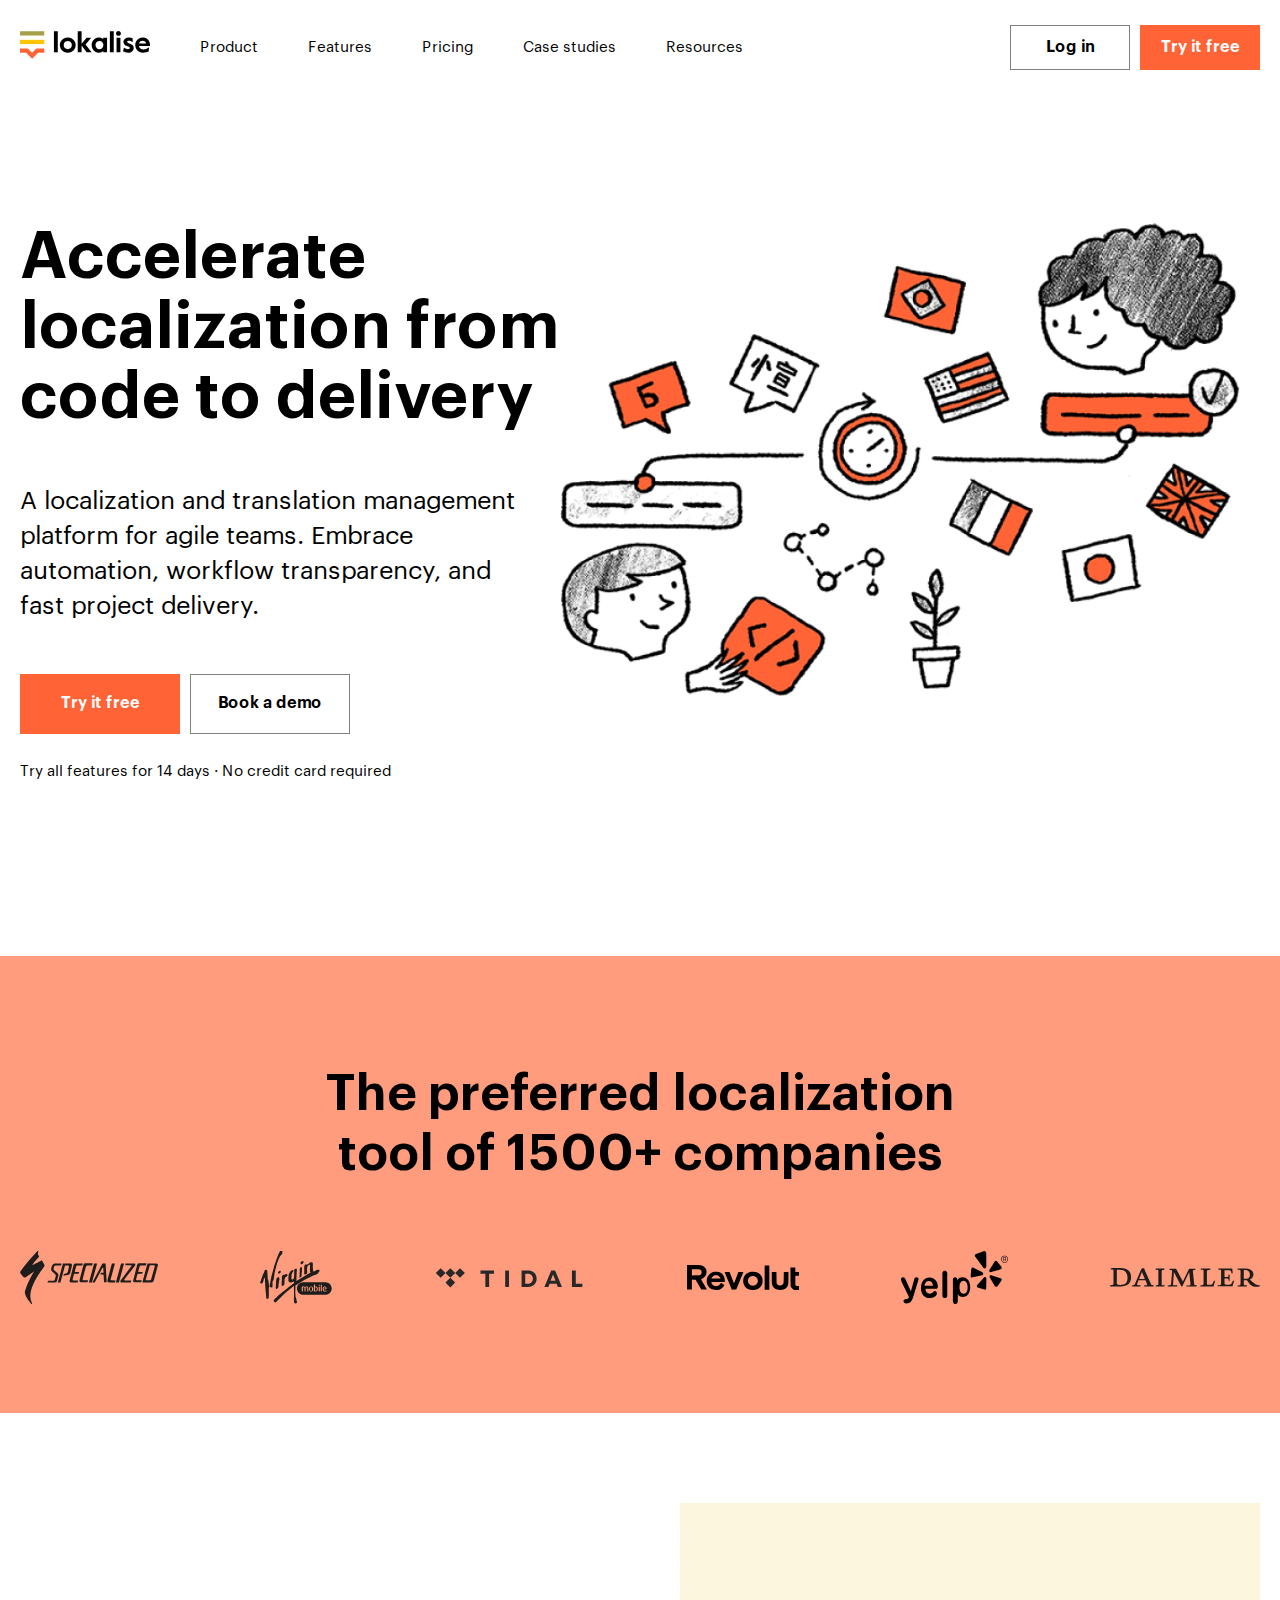
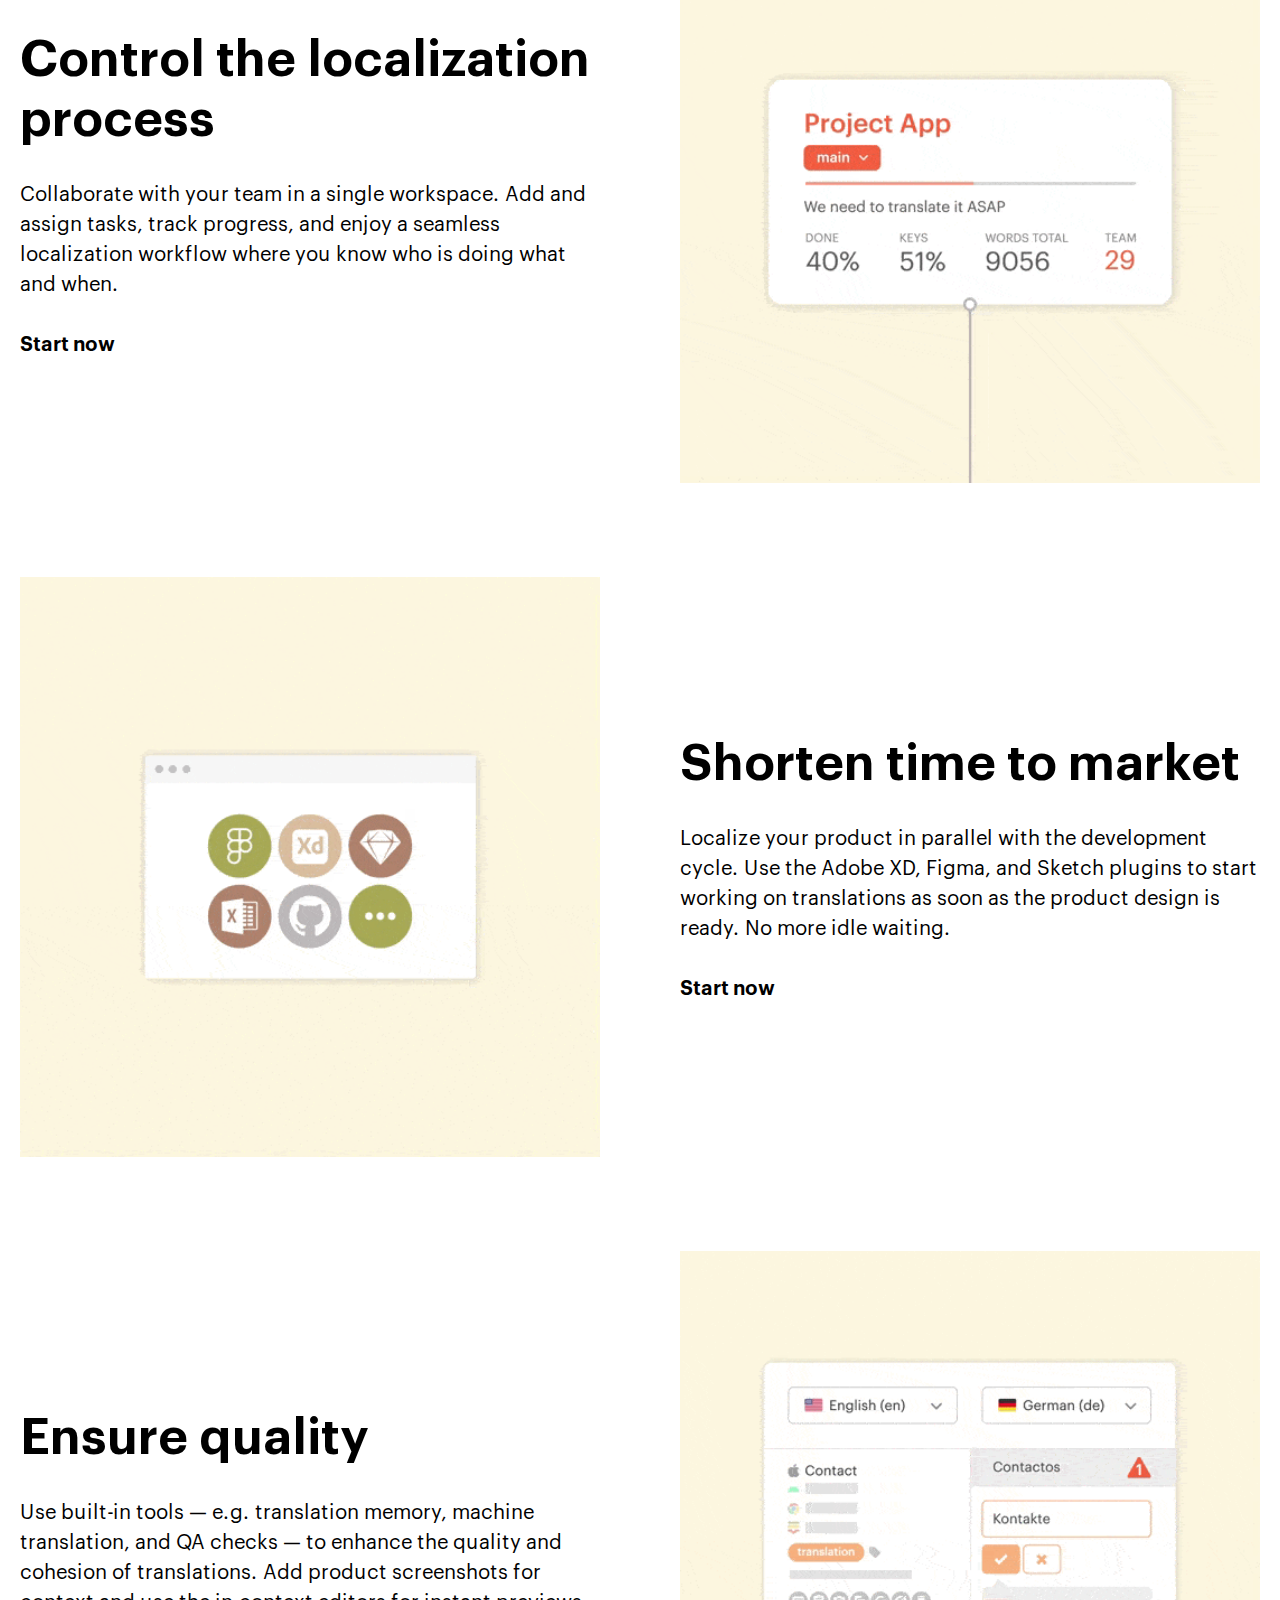
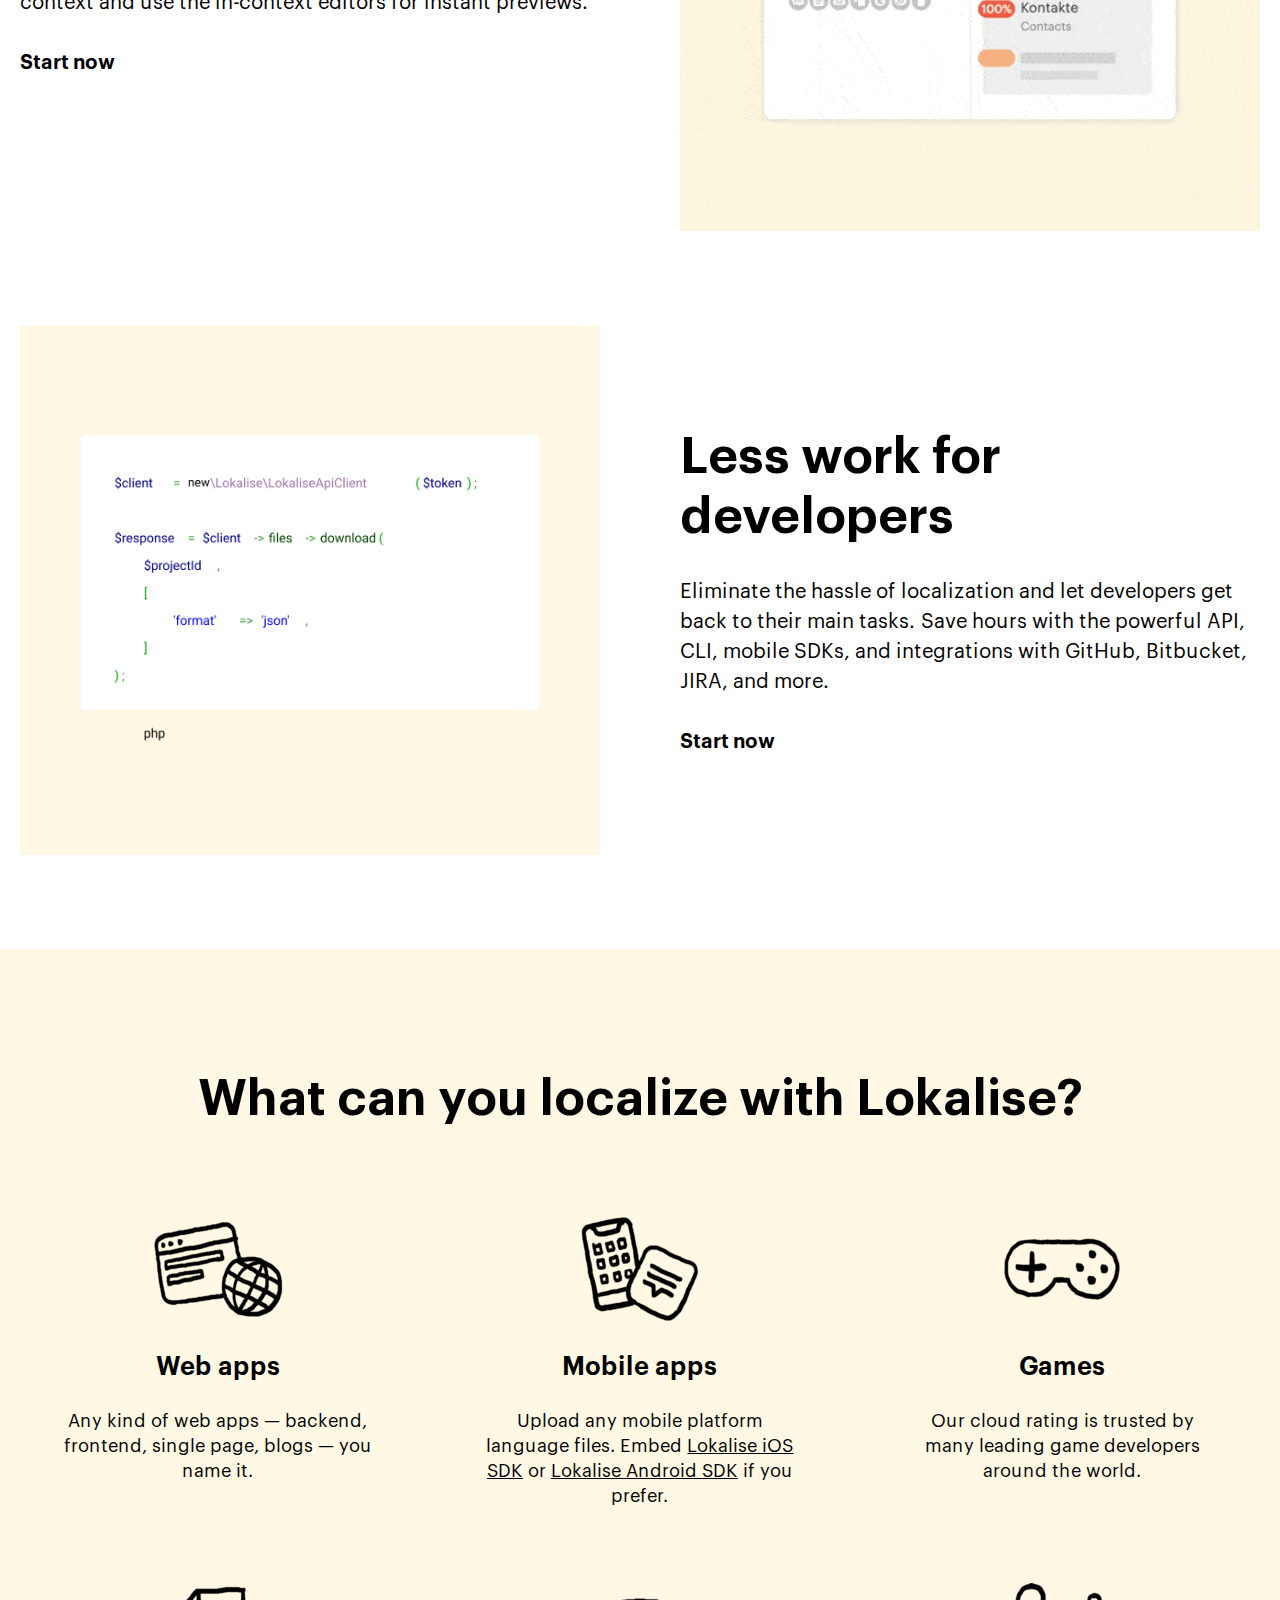
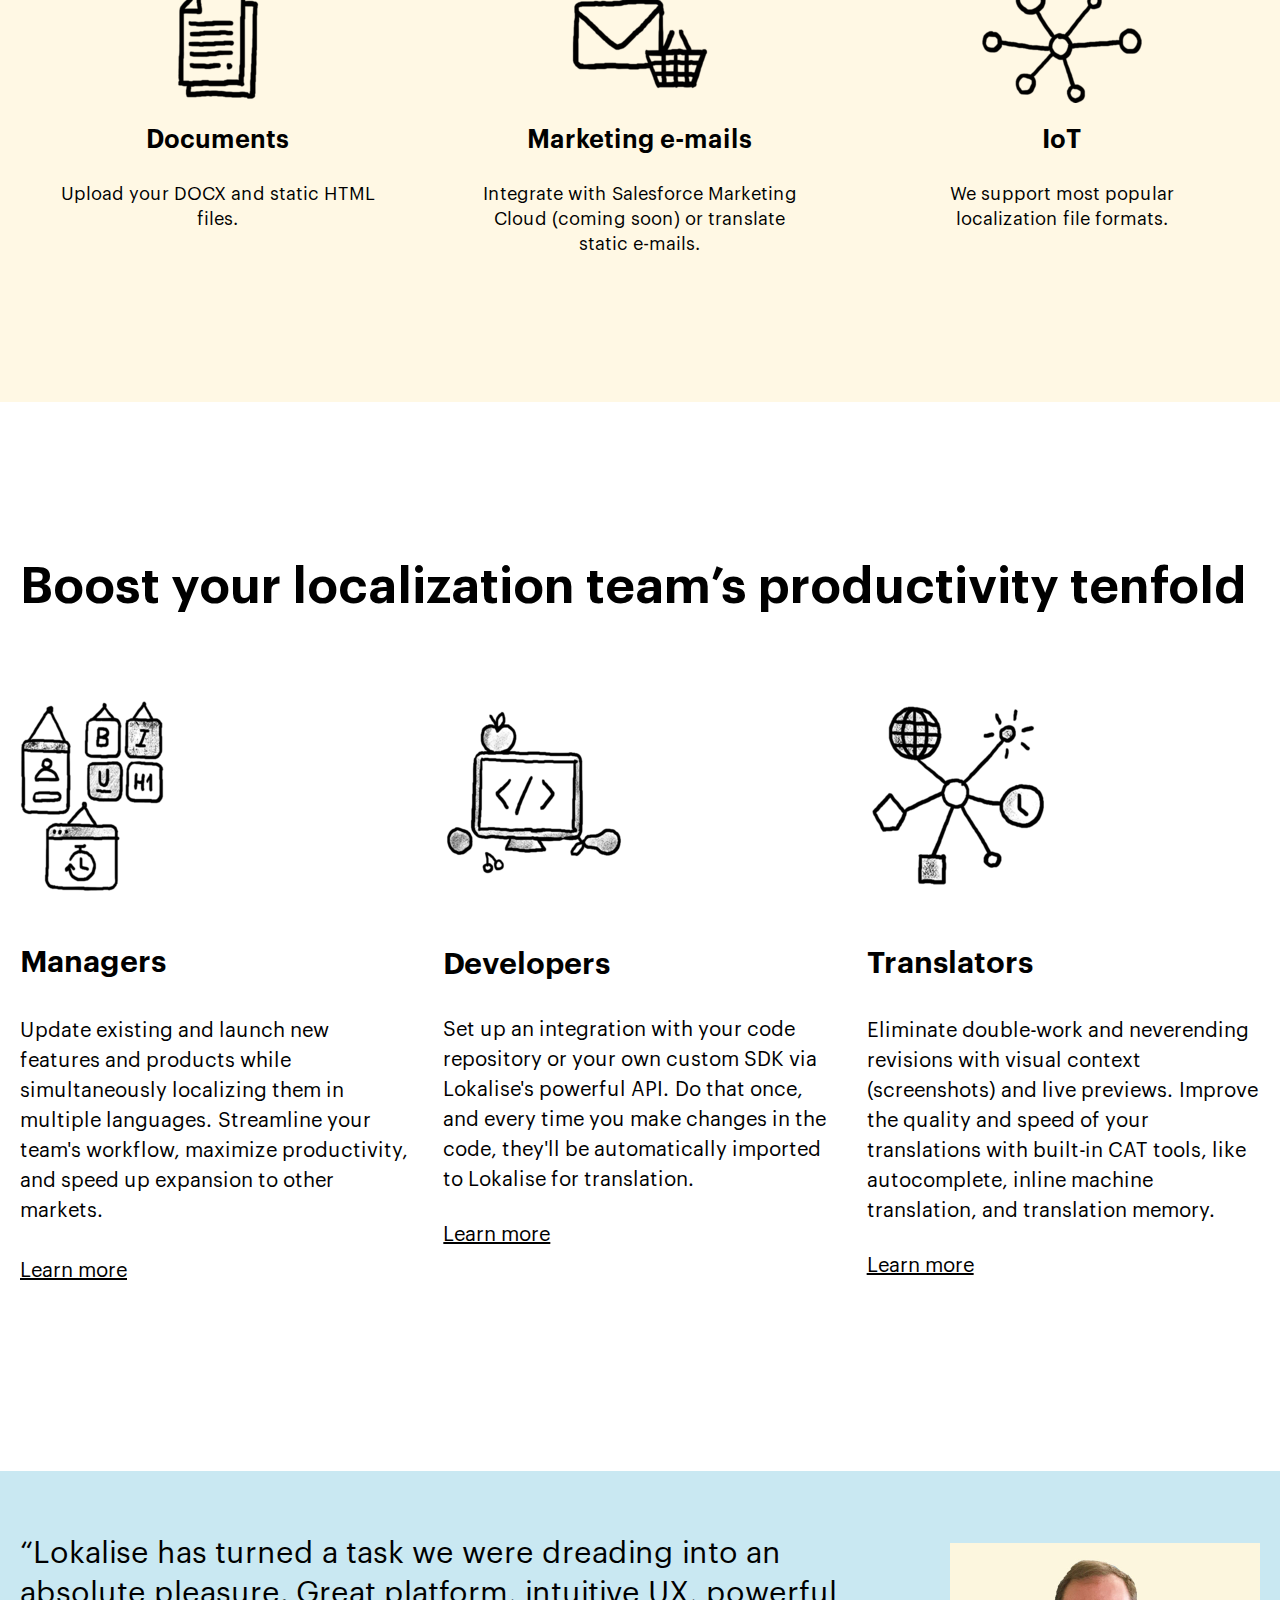
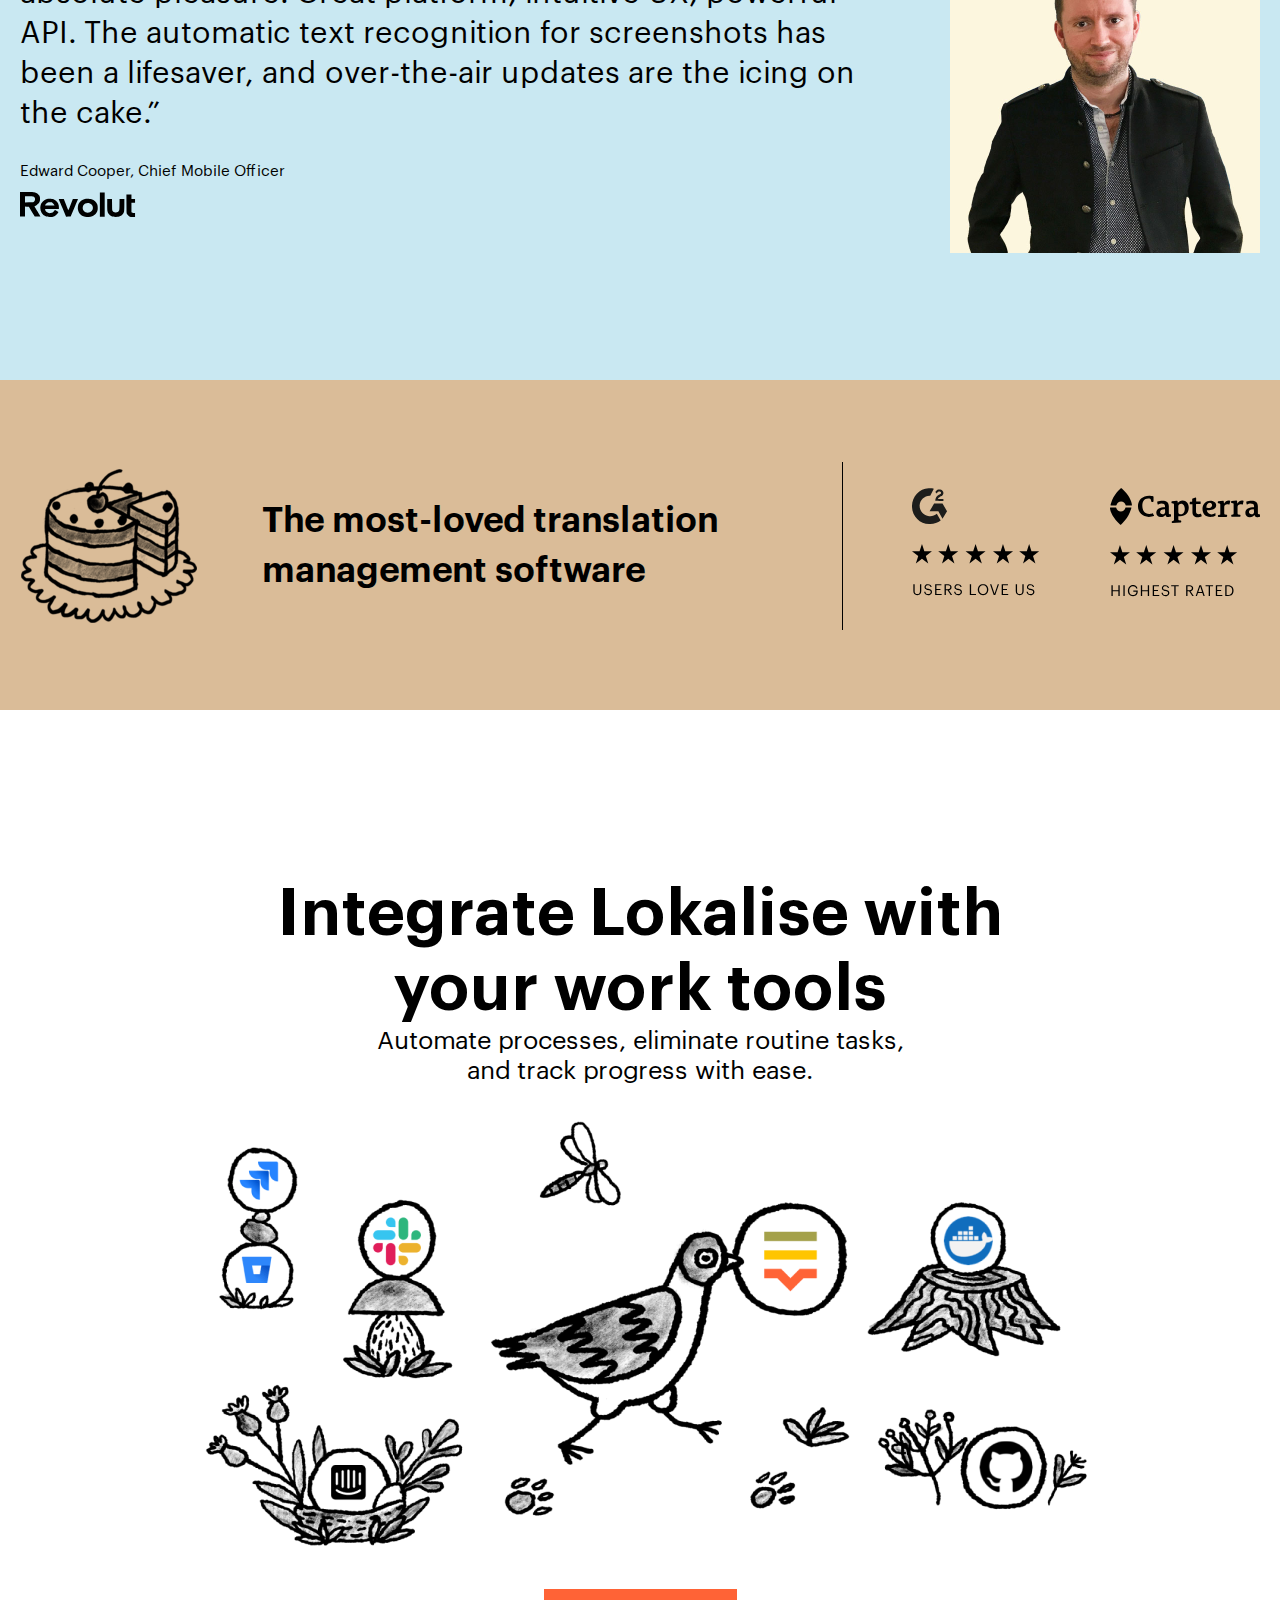
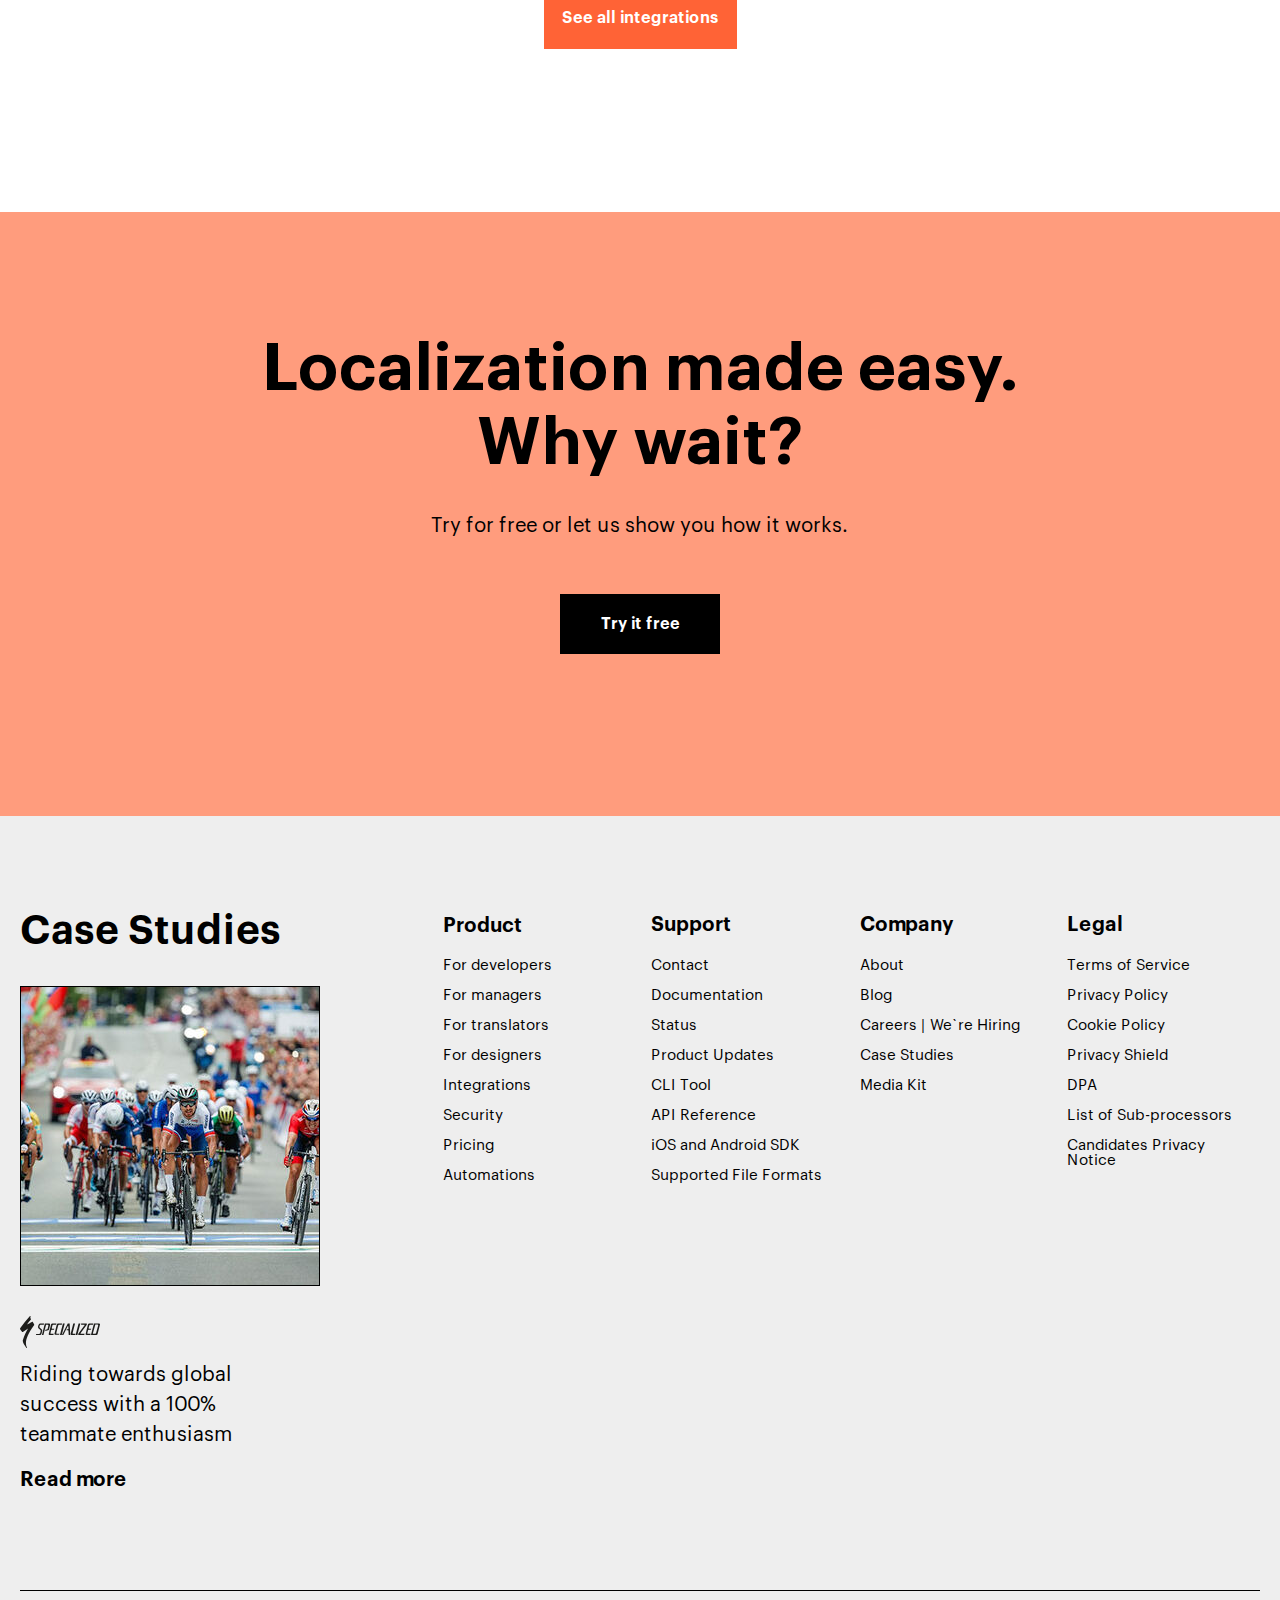
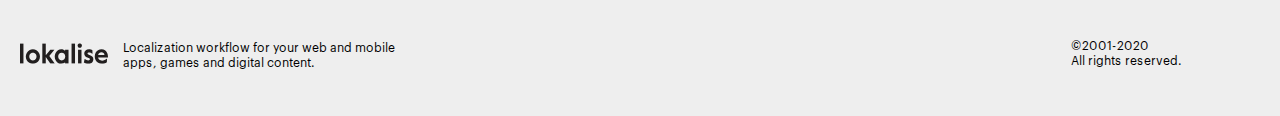
<file: index.html>
<!DOCTYPE html>
<html lang="zxx">

<head>
  <meta charset="UTF-8">
  <meta content="width=device-width, initial-scale=1.0" name="viewport">
  <meta content="ie=edge" http-equiv="X-UA-Compatible">
  <title>Lokalise</title>
  <link href="assets/css/style.css" rel="stylesheet">
  <link rel="icon" href="assets/images/favicon.svg">
</head>

<body>

  <header class="header container">

    <div class="header-menu">
      <div class="header-menu__logo logo">
        <img alt="logo" class="logo__image" src="assets/images/logo.svg">
      </div>

      <nav class="header-menu__navbar navbar">
        <div class="navbar__btn">
          <span class="navbar__btn-row"></span>
          <span class="navbar__btn-row"></span>
          <span class="navbar__btn-row"></span>
        </div>

        <ol class="navbar__list">
          <li class="navbar__item">
            <a class="navbar__link" href="">Product</a>
          </li>
          <li class="navbar__item">
            <a class="navbar__link" href="">Features</a>
          </li>
          <li class="navbar__item">
            <a class="navbar__link" href="">Pricing</a>
          </li>
          <li class="navbar__item">
            <a class="navbar__link" href="">Case studies</a>
          </li>
          <li class="navbar__item">
            <a class="navbar__link" href="">Resources</a>
          </li>
        </ol>
      </nav>

      <div class="header-menu__actions actions">
        <button class="btn btn--light btn--sm" type="button">Log in</button>
        <button class="btn btn--accent btn--sm" type="button">Try it free</button>
      </div>
    </div>

    <div class="header-content">
      <h1 class="header-content__title">Accelerate localization from code to delivery</h1>
      <div class="header-content__description">A localization and translation management platform for agile teams.
        Embrace automation, workflow transparency, and fast project delivery.
      </div>
      <div class="header-content__actions">
        <button class="btn btn--accent btn--md" type="button">Try it free</button>
        <button class="btn btn--light btn--md" type="button">Book a demo</button>
      </div>
      <div class="header-content__notes">Try all features for 14 days · No credit card required</div>
      <div class="header-content__picture">
        <img alt="hero image" class="header-content__image" src="assets/images/hero.png">
      </div>
    </div>

  </header>

  <main class="main">

    <section class="brands">
      <div class="container">
        <h2 class="brands__title">The preferred localization tool of 1500+ companies</h2>
        <div class="brands__list">
          <a class="brand-item" href="">
            <img alt="brand1" class="brand-item__logo" src="assets/images/brand1.svg">
          </a>
          <a class="brand-item" href="">
            <img alt="brand2" class="brand-item__logo" src="assets/images/brand2.svg">
          </a>
          <a class="brand-item" href="">
            <img alt="brand3" class="brand-item__logo" src="assets/images/brand3.svg">
          </a>
          <a class="brand-item" href="">
            <img alt="brand4" class="brand-item__logo" src="assets/images/brand4.svg">
          </a>
          <a class="brand-item" href="">
            <img alt="brand5" class="brand-item__logo" src="assets/images/brand5.svg">
          </a>
          <a class="brand-item" href="">
            <img alt="brand6" class="brand-item__logo" src="assets/images/brand6.svg">
          </a>
        </div>
      </div>
    </section>

    <section class="job">
      <h2 class="visually-hidden">About our work</h2>
      <div class="container">
        <article class="control">
          <div class="control__content">
            <h3 class="control__title">Control the localization process</h3>
            <p class="control__description">Collaborate with your team in a single workspace. Add and assign tasks,
              track progress, and enjoy a seamless localization workflow where you know who is doing what and when.</p>
            <div class="control__button"><a href="">Start now</a></div>
          </div>
          <div class="control__picture">
            <img alt="image" class="control__image" src="assets/images/control.gif">
          </div>
        </article>

        <article class="time">
          <div class="time__content">
            <h3 class="time__title">Shorten time to market</h3>
            <p class="time__description">Localize your product in parallel with the development cycle. Use the Adobe
              XD, Figma, and Sketch plugins to start working on translations as soon as the product design is ready. No
              more idle waiting.</p>
            <div class="time__button"><a href="">Start now</a></div>
          </div>
          <div class="time__picture">
            <img alt="image" class="time__image" src="assets/images/shorten.gif">
          </div>
        </article>

        <article class="quality">
          <div class="quality__content">
            <h3 class="quality__title">Ensure quality</h3>
            <p class="quality__description">Use built-in tools — e.g. translation memory, machine translation, and QA
              checks — to enhance the quality and cohesion of translations. Add product screenshots for context and use
              the in-context editors for instant previews.</p>
            <div class="quality__button"><a href="">Start now</a></div>
          </div>
          <div class="quality__picture">
            <img alt="image" class="quality__image" src="assets/images/ensure.gif">
          </div>
        </article>

        <article class="work">
          <div class="work__content">
            <h3 class="work__title">Less work for developers</h3>
            <p class="work__description">Eliminate the hassle of localization and let developers get back to their main
              tasks. Save hours with the powerful API, CLI, mobile SDKs, and integrations with GitHub, Bitbucket, JIRA,
              and more.</p>
            <div class="work__button"><a href="">Start now</a></div>
          </div>
          <div class="work__picture">
            <img alt="image" class="work__image" src="assets/images/work.png">
          </div>
        </article>
      </div>
    </section>

    <section class="procuring">
      <div class="container">
        <h2 class="procuring__title">What can you localize with Lokalise?</h2>
        <div class="procuring__content">
          <div class="procuring-item">
            <h3 class="procuring-item__title">Web apps</h3>
            <p class="procuring-item__description">Any kind of web apps — backend, frontend, single page, blogs — you
              name it.</p>
            <div class="procuring-item__picture">
              <img class="procuring-item__image" src="assets/images/localiz1.png" alt="web-apps">
            </div>
          </div>

          <div class="procuring-item">
            <h3 class="procuring-item__title">Mobile apps</h3>
            <p class="procuring-item__description">Upload any mobile platform language files. Embed <u>Lokalise iOS
                SDK</u> or
              <u>Lokalise Android SDK</u> if you prefer.
            </p>
            <div class="procuring-item__picture">
              <img class="procuring-item__image" src="assets/images/localiz2.png" alt="mobile-apps">
            </div>
          </div>

          <div class="procuring-item">
            <h3 class="procuring-item__title">Games</h3>
            <p class="procuring-item__description">Our cloud rating is trusted by <br> many leading game developers
              around the world.</p>
            <div class="procuring-item__picture">
              <img class="procuring-item__image" src="assets/images/localiz3.png" alt="games">
            </div>
          </div>

          <div class="procuring-item">
            <h3 class="procuring-item__title">Documents</h3>
            <p class="procuring-item__description">Upload your DOCX and static HTML files.</p>
            <div class="procuring-item__picture">
              <img class="procuring-item__image" src="assets/images/localiz4.png" alt="documents">
            </div>
          </div>

          <div class="procuring-item">
            <h3 class="procuring-item__title">Marketing e-mails</h3>
            <p class="procuring-item__description">Integrate with Salesforce Marketing Cloud (coming soon) or translate
              static e-mails.</p>
            <div class="procuring-item__picture">
              <img class="procuring-item__image" src="assets/images/localiz5.png" alt="marketing-emails">
            </div>
          </div>

          <div class="procuring-item">
            <h3 class="procuring-item__title">IoT</h3>
            <p class="procuring-item__description">We support most popular localization file formats.</p>
            <div class="procuring-item__picture">
              <img class="procuring-item__image" src="assets/images/localiz6.png" alt="iot">
            </div>
          </div>
        </div>
      </div>
    </section>

    <section class="boost">
      <div class="container">
        <h2 class="boost-header">Boost your localization team’s productivity tenfold</h2>
        <div class="boost-items">

          <div class="managers">
            <h3 class="managers__title">Managers</h3>
            <div class="managers__description">Update existing and launch new features and products while simultaneously
              localizing them in multiple languages. Streamline your team's workflow, maximize productivity, and speed
              up expansion to other markets.
            </div>
            <div>
              <a class="managers__link" href="">Learn more</a>
            </div>
            <div class="managers__image">
              <img src="assets/images/boost1.png" alt="managers">
            </div>
          </div>

          <div class="developers">
            <h3 class="developers__title">Developers</h3>
            <div class="developers__description">Set up an integration with your code repository or your own custom SDK
              via Lokalise's powerful API. Do that once, and every time you make changes in the code, they'll be
              automatically imported to Lokalise for translation.
            </div>
            <div>
              <a class="developers__link" href="">Learn more</a>
            </div>
            <div class="developers__image">
              <img src="assets/images/boost2.png" alt="developers">
            </div>
          </div>

          <div class="translators">
            <h3 class="translators__title">Translators</h3>
            <div class="translators__description">Eliminate double-work and neverending revisions with visual context
              (screenshots) and live previews. Improve the quality and speed of your translations with built-in CAT
              tools, like autocomplete, inline machine translation, and translation memory.
            </div>
            <div>
              <a class="translators__link" href="">Learn more</a>
            </div>
            <div class="translators__image">
              <img src="assets/images/boost3.png" alt="translators">
            </div>
          </div>

        </div>
      </div>
    </section>

    <section class="comment">
      <h2 class="visually-hidden">About review</h2>
      <div class="container">
        <div class="comment-author">
          <blockquote class="comment-author__text">“Lokalise has turned a task we were dreading into an absolute
            pleasure. Great platform, intuitive UX, powerful API. The automatic text recognition for screenshots has
            been a lifesaver,
            and over-the-air updates are the icing on the cake.”
          </blockquote>
          <div class="comment-author__name">Edward Cooper, Chief Mobile Officer</div>
          <img class="comment-author__logo" src="assets/images/revolut.svg" alt="comment-logo">
          <div class="comment-author__image">
            <img class="comment-author__photo" src="assets/images/photo.png" alt="comment-photo">
          </div>
        </div>
      </div>
    </section>

    <section class="progress">
      <h2 class="visually-hidden">About rating</h2>
      <div class="container">
        <div class="progress-content">

          <div class="progress-content__left">
            <div class="progress-content__left-image">
              <img class="progress-content__image" src="assets/images/cake.png" alt="cake">
            </div>
            <div class="progress-content__left-text">
              The most-loved translation management software
            </div>
          </div>

          <span class="progress-content__line"></span>

          <div class="progress-content__right">
            <div class="progress-content__right-company">
              <img class="progress-content__logo-first" src="assets/images/g2.svg" alt="logo-first">
            </div>
            <div class="progress-content__right-company">
              <img class="progress-content__logo-second" src="assets/images/capterra.svg" alt="logo-second">
            </div>
          </div>

        </div>
      </div>
    </section>

    <section class="integration">
      <div class="container">
        <div class="integration-content">
          <h2 class="integration-content__title">Integrate Lokalise with your work tools</h2>
          <div class="integration-content__description">Automate processes, eliminate routine tasks, and track progress
            with ease.</div>
          <img class="integration-content__image" src="assets/images/integration.png" alt="integration">
          <button class="btn btn--accent btn--lg" type="button">See all integrations</button>
        </div>
      </div>
    </section>

    <section class="localization">
      <div class="container">
        <div class="localization-content">
          <h2 class="localization-content__title">Localization made easy. Why wait?</h2>
          <div class="localization-content__description">Try for free or let us show you how it works.</div>
          <button class="btn btn--black btn--md" type="button">Try it free</button>
        </div>
      </div>
    </section>

  </main>

  <footer class="footer">
    <div class="container footer-info">
      <div class="study">
        <h3 class="study__title">Case Studies</h3>
        <div class="study__image">
          <img class="study__picture" src="assets/images/photo2.png" alt="study-img">
        </div>
        <img class="study__logo" src="assets/images/study-logo.svg" alt="study-logo">
        <div class="study__description">Riding towards global success with a 100% teammate enthusiasm</div>
        <a class="study__link" href="">Read more</a>
      </div>

      <div class="product">
        <div class="product__title">Product</div>
        <div class="product__list">
          <a class="product__link" href="">For developers</a>
          <a class="product__link" href="">For managers</a>
          <a class="product__link" href="">For translators</a>
          <a class="product__link" href="">For designers</a>
          <a class="product__link" href="">Integrations</a>
          <a class="product__link" href="">Security</a>
          <a class="product__link" href="">Pricing</a>
          <a class="product__link" href="">Automations</a>
        </div>
      </div>

      <div class="support">
        <div class="support__title">Support</div>
        <div class="support__list">
          <a class="support__link" href="">Contact</a>
          <a class="support__link" href="">Documentation</a>
          <a class="support__link" href="">Status</a>
          <a class="support__link" href="">Product Updates</a>
          <a class="support__link" href="">CLI Tool</a>
          <a class="support__link" href="">API Reference</a>
          <a class="support__link" href="">iOS and Android SDK</a>
          <a class="support__link" href="">Supported File Formats</a>
        </div>
      </div>

      <div class="company">
        <div class="company__title">Company</div>
        <div class="company__list">
          <a class="company__link" href="">About</a>
          <a class="company__link" href="">Blog</a>
          <a class="company__link" href="">Careers | We`re Hiring</a>
          <a class="company__link" href="">Case Studies</a>
          <a class="company__link" href="">Media Kit</a>
        </div>
      </div>

      <div class="legal">
        <div class="legal__title">Legal</div>
        <div class="legal__list">
          <a class="legal__link" href="">Terms of Service</a>
          <a class="legal__link" href="">Privacy Policy</a>
          <a class="legal__link" href="">Cookie Policy</a>
          <a class="legal__link" href="">Privacy Shield</a>
          <a class="legal__link" href="">DPA</a>
          <a class="legal__link" href="">List of Sub-processors</a>
          <a class="legal__link" href="">Candidates Privacy <br> Notice</a>
        </div>
      </div>
    </div>

    <div class="container footer-bottom">
      <div class="footer-bottom__content">
        <img class="footer-bottom__logo" src="assets/images/bottom-logo.svg" alt="bottom-logo">
        <div class="footer-bottom__description">Localization workflow for your web and mobile apps, games and digital
          content.</div>
      </div>
      <div class="footer-bottom__copyrights">
        <div class="footer-bottom__years">&#169;2001-2020</div>
        <div class="footer-bottom__rights">All rights reserved.</div>
      </div>
    </div>
  </footer>

</body>

</html>
</file>
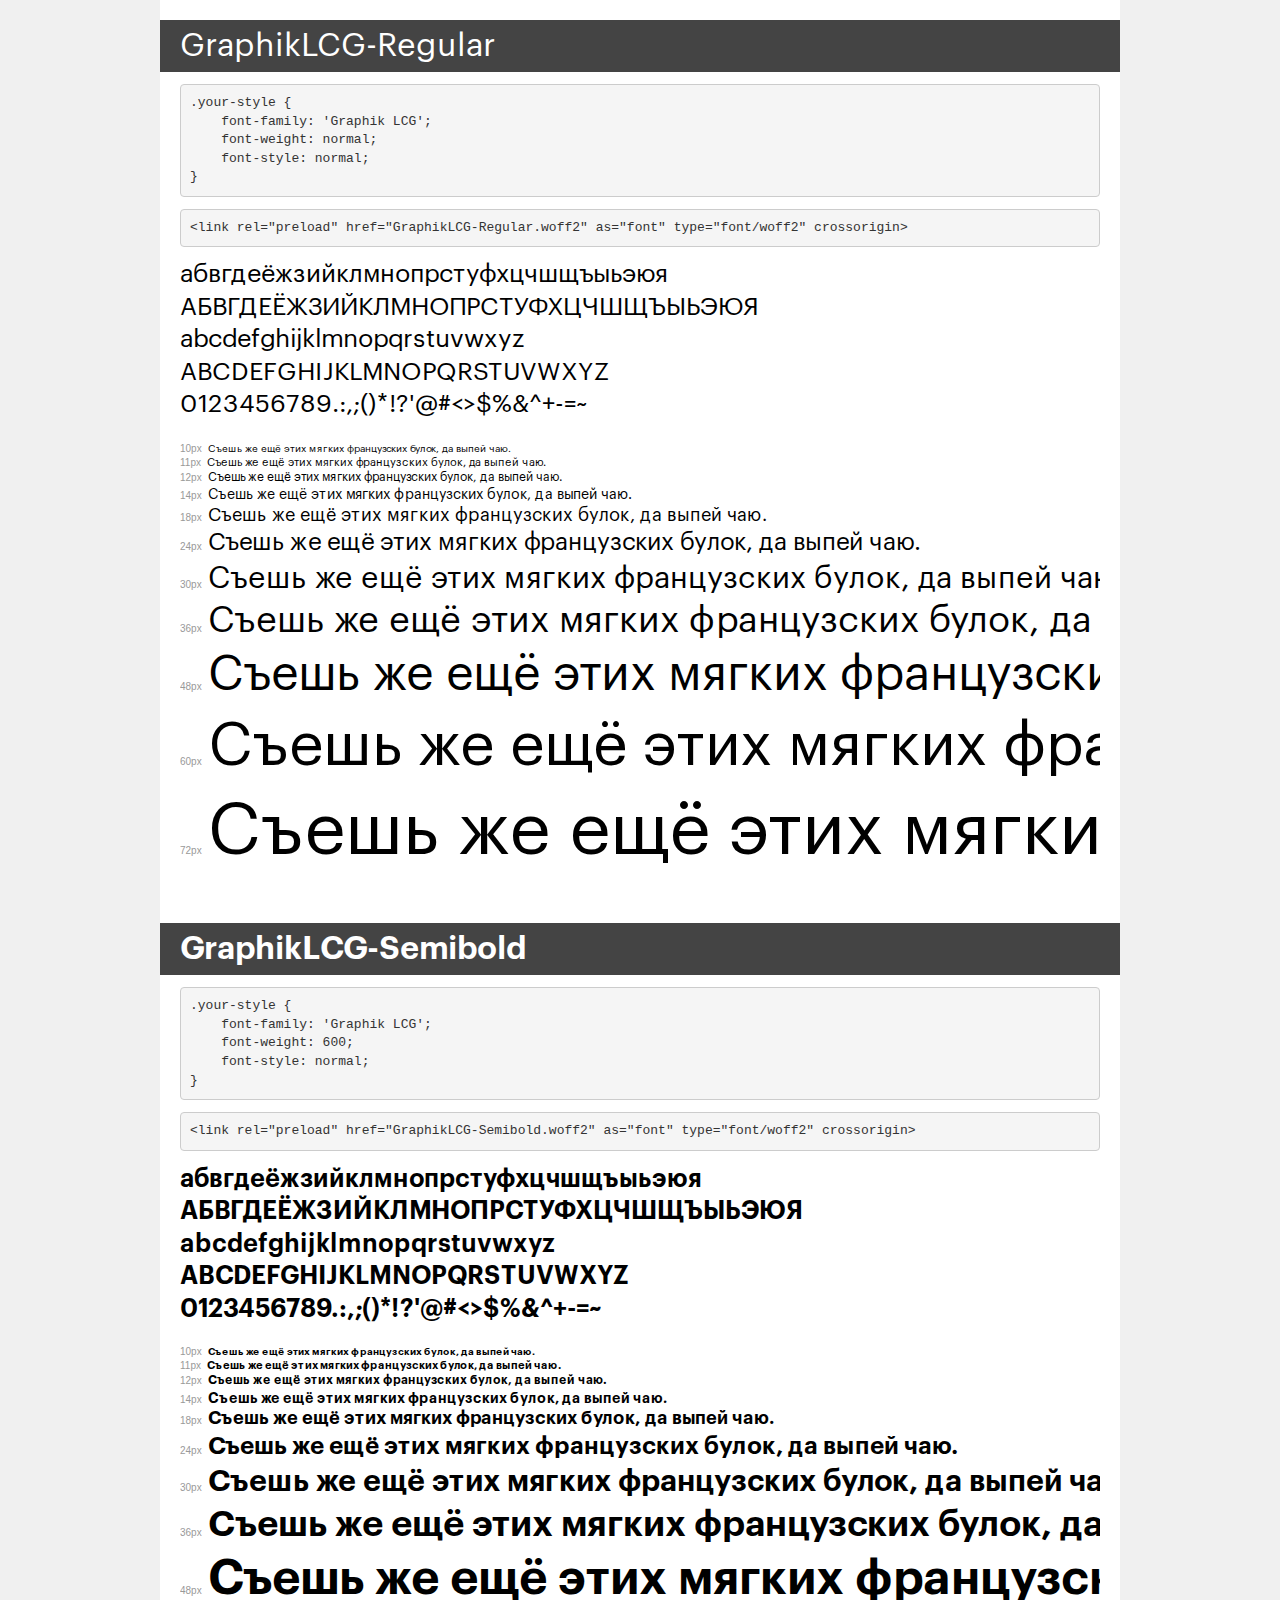
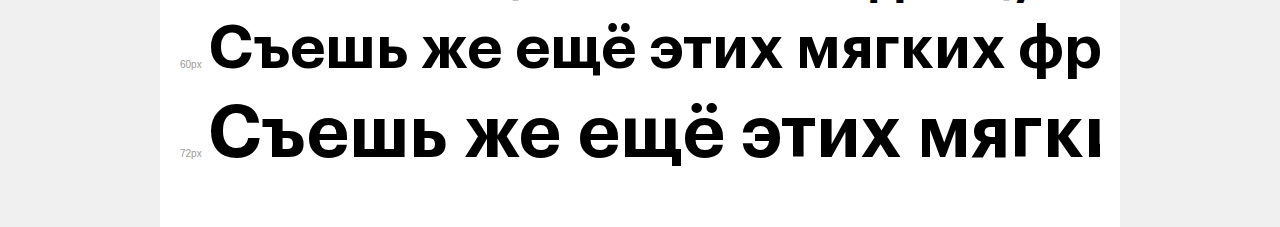
<file: assets/fonts/demo.html>
<!DOCTYPE html>
<html lang="zxx">

<head>
    <meta charset="utf-8">
    <meta http-equiv="X-UA-Compatible" content="IE=edge">
    <meta name="viewport" content="width=device-width, initial-scale=1">
    <meta name="robots" content="noindex, noarchive">
    <meta name="format-detection" content="telephone=no">
    <title>Transfonter demo</title>
    <link href="stylesheet.css" rel="stylesheet">
    <style>
        /*
        http://meyerweb.com/eric/tools/css/reset/
        v2.0 | 20110126
        License: none (public domain)
        */
        html,
        body,
        div,
        span,
        applet,
        object,
        iframe,
        h1,
        h2,
        h3,
        h4,
        h5,
        h6,
        p,
        blockquote,
        pre,
        a,
        abbr,
        acronym,
        address,
        big,
        cite,
        code,
        del,
        dfn,
        em,
        img,
        ins,
        kbd,
        q,
        s,
        samp,
        small,
        strike,
        strong,
        sub,
        sup,
        tt,
        var,
        b,
        u,
        i,
        center,
        dl,
        dt,
        dd,
        ol,
        ul,
        li,
        fieldset,
        form,
        label,
        legend,
        table,
        caption,
        tbody,
        tfoot,
        thead,
        tr,
        th,
        td,
        article,
        aside,
        canvas,
        details,
        embed,
        figure,
        figcaption,
        footer,
        header,
        hgroup,
        menu,
        nav,
        output,
        ruby,
        section,
        summary,
        time,
        mark,
        audio,
        video {
            margin: 0;
            padding: 0;
            border: 0;
            font-size: 100%;
            font: inherit;
            vertical-align: baseline;
        }

        /* HTML5 display-role reset for older browsers */
        article,
        aside,
        details,
        figcaption,
        figure,
        footer,
        header,
        hgroup,
        menu,
        nav,
        section {
            display: block;
        }

        body {
            line-height: 1;
        }

        ol,
        ul {
            list-style: none;
        }

        blockquote,
        q {
            quotes: none;
        }

        blockquote:before,
        blockquote:after,
        q:before,
        q:after {
            content: '';
            content: none;
        }

        table {
            border-collapse: collapse;
            border-spacing: 0;
        }

        /* demo styles */
        body {
            background: #f0f0f0;
            color: #000;
        }

        .page {
            background: #fff;
            width: 920px;
            margin: 0 auto;
            padding: 20px 20px 0 20px;
            overflow: hidden;
        }

        .font-container {
            overflow-x: auto;
            overflow-y: hidden;
            margin-bottom: 40px;
            line-height: 1.3;
            white-space: nowrap;
            padding-bottom: 5px;
        }

        h1 {
            position: relative;
            background: #444;
            font-size: 32px;
            color: #fff;
            padding: 10px 20px;
            margin: 0 -20px 12px -20px;
        }

        .letters {
            font-size: 25px;
            margin-bottom: 20px;
        }

        .s10:before {
            content: '10px';
        }

        .s11:before {
            content: '11px';
        }

        .s12:before {
            content: '12px';
        }

        .s14:before {
            content: '14px';
        }

        .s18:before {
            content: '18px';
        }

        .s24:before {
            content: '24px';
        }

        .s30:before {
            content: '30px';
        }

        .s36:before {
            content: '36px';
        }

        .s48:before {
            content: '48px';
        }

        .s60:before {
            content: '60px';
        }

        .s72:before {
            content: '72px';
        }

        .s10:before,
        .s11:before,
        .s12:before,
        .s14:before,
        .s18:before,
        .s24:before,
        .s30:before,
        .s36:before,
        .s48:before,
        .s60:before,
        .s72:before {
            font-family: Arial, sans-serif;
            font-size: 10px;
            font-weight: normal;
            font-style: normal;
            color: #999;
            padding-right: 6px;
        }

        pre {
            display: block;
            padding: 9px;
            margin: 0 0 12px;
            font-family: Monaco, Menlo, Consolas, "Courier New", monospace;
            font-size: 13px;
            line-height: 1.428571429;
            color: #333;
            font-weight: normal;
            font-style: normal;
            background-color: #f5f5f5;
            border: 1px solid #ccc;
            overflow-x: auto;
            border-radius: 4px;
        }

        /* responsive */
        @media (max-width: 959px) {
            .page {
                width: auto;
                margin: 0;
            }
        }
    </style>
</head>

<body>
    <div class="page">
        <div class="demo">
            <h1 style="font-family: 'Graphik LCG'; font-weight: normal; font-style: normal;">GraphikLCG-Regular</h1>
            <pre title="Usage">.your-style {
    font-family: 'Graphik LCG';
    font-weight: normal;
    font-style: normal;
}</pre>
            <pre title="Preload (optional)">
&lt;link rel=&quot;preload&quot; href=&quot;GraphikLCG-Regular.woff2&quot; as=&quot;font&quot; type=&quot;font/woff2&quot; crossorigin&gt;</pre>
            <div class="font-container" style="font-family: 'Graphik LCG'; font-weight: normal; font-style: normal;">
                <p class="letters">
                    абвгдеёжзийклмнопрстуфхцчшщъыьэюя<br>
                    АБВГДЕЁЖЗИЙКЛМНОПРСТУФХЦЧШЩЪЫЬЭЮЯ<br>
                    abcdefghijklmnopqrstuvwxyz<br>
                    ABCDEFGHIJKLMNOPQRSTUVWXYZ<br>
                    0123456789.:,;()*!?'@#&lt;&gt;$%&^+-=~
                </p>
                <p class="s10" style="font-size: 10px;">Съешь же ещё этих мягких французских булок, да выпей чаю.</p>
                <p class="s11" style="font-size: 11px;">Съешь же ещё этих мягких французских булок, да выпей чаю.</p>
                <p class="s12" style="font-size: 12px;">Съешь же ещё этих мягких французских булок, да выпей чаю.</p>
                <p class="s14" style="font-size: 14px;">Съешь же ещё этих мягких французских булок, да выпей чаю.</p>
                <p class="s18" style="font-size: 18px;">Съешь же ещё этих мягких французских булок, да выпей чаю.</p>
                <p class="s24" style="font-size: 24px;">Съешь же ещё этих мягких французских булок, да выпей чаю.</p>
                <p class="s30" style="font-size: 30px;">Съешь же ещё этих мягких французских булок, да выпей чаю.</p>
                <p class="s36" style="font-size: 36px;">Съешь же ещё этих мягких французских булок, да выпей чаю.</p>
                <p class="s48" style="font-size: 48px;">Съешь же ещё этих мягких французских булок, да выпей чаю.</p>
                <p class="s60" style="font-size: 60px;">Съешь же ещё этих мягких французских булок, да выпей чаю.</p>
                <p class="s72" style="font-size: 72px;">Съешь же ещё этих мягких французских булок, да выпей чаю.</p>
            </div>
        </div>

        <div class="demo">
            <h1 style="font-family: 'Graphik LCG'; font-weight: 600; font-style: normal;">GraphikLCG-Semibold</h1>
            <pre title="Usage">.your-style {
    font-family: 'Graphik LCG';
    font-weight: 600;
    font-style: normal;
}</pre>
            <pre title="Preload (optional)">
&lt;link rel=&quot;preload&quot; href=&quot;GraphikLCG-Semibold.woff2&quot; as=&quot;font&quot; type=&quot;font/woff2&quot; crossorigin&gt;</pre>
            <div class="font-container" style="font-family: 'Graphik LCG'; font-weight: 600; font-style: normal;">
                <p class="letters">
                    абвгдеёжзийклмнопрстуфхцчшщъыьэюя<br>
                    АБВГДЕЁЖЗИЙКЛМНОПРСТУФХЦЧШЩЪЫЬЭЮЯ<br>
                    abcdefghijklmnopqrstuvwxyz<br>
                    ABCDEFGHIJKLMNOPQRSTUVWXYZ<br>
                    0123456789.:,;()*!?'@#&lt;&gt;$%&^+-=~
                </p>
                <p class="s10" style="font-size: 10px;">Съешь же ещё этих мягких французских булок, да выпей чаю.</p>
                <p class="s11" style="font-size: 11px;">Съешь же ещё этих мягких французских булок, да выпей чаю.</p>
                <p class="s12" style="font-size: 12px;">Съешь же ещё этих мягких французских булок, да выпей чаю.</p>
                <p class="s14" style="font-size: 14px;">Съешь же ещё этих мягких французских булок, да выпей чаю.</p>
                <p class="s18" style="font-size: 18px;">Съешь же ещё этих мягких французских булок, да выпей чаю.</p>
                <p class="s24" style="font-size: 24px;">Съешь же ещё этих мягких французских булок, да выпей чаю.</p>
                <p class="s30" style="font-size: 30px;">Съешь же ещё этих мягких французских булок, да выпей чаю.</p>
                <p class="s36" style="font-size: 36px;">Съешь же ещё этих мягких французских булок, да выпей чаю.</p>
                <p class="s48" style="font-size: 48px;">Съешь же ещё этих мягких французских булок, да выпей чаю.</p>
                <p class="s60" style="font-size: 60px;">Съешь же ещё этих мягких французских булок, да выпей чаю.</p>
                <p class="s72" style="font-size: 72px;">Съешь же ещё этих мягких французских булок, да выпей чаю.</p>
            </div>
        </div>

    </div>
</body>

</html>
</file>
<file: assets/fonts/stylesheet.css>
@font-face {
    font-family: 'Graphik LCG';
    src: url('GraphikLCG-Regular.woff2') format('woff2'),
        url('GraphikLCG-Regular.woff') format('woff');
    font-weight: normal;
    font-style: normal;
    font-display: swap;
}

@font-face {
    font-family: 'Graphik LCG';
    src: url('GraphikLCG-Semibold.woff2') format('woff2'),
        url('GraphikLCG-Semibold.woff') format('woff');
    font-weight: 600;
    font-style: normal;
    font-display: swap;
}
</file>
<file: assets/css/style.css>
/*! normalize.css v8.0.1 | MIT License | github.com/necolas/normalize.css */
html {
  line-height: 1.15;

  -webkit-text-size-adjust: 100%;
}
body {
  margin: 0;
}
main {
  display: block;
}
h1 {
  margin: 0.67em 0;

  font-size: 2em;
}
hr {
  overflow: visible;

  -webkit-box-sizing: content-box;
          box-sizing: content-box;
  height: 0;
}
pre {
  font-family: monospace, monospace;
  font-size: 1em;
}
a {
  background-color: transparent;
}
abbr[title] {
          text-decoration: underline;
          text-decoration: underline dotted;

  border-bottom: none;

  -webkit-text-decoration: underline dotted;
}
b,
strong {
  font-weight: bolder;
}
code,
kbd,
samp {
  font-family: monospace, monospace;
  font-size: 1em;
}
small {
  font-size: 80%;
}
sub,
sup {
  position: relative;

  vertical-align: baseline;

  font-size: 75%;
  line-height: 0;
}

sub {
  bottom: -0.25em;
}

sup {
  top: -0.5em;
}
img {
  border-style: none;
}
button,
input,
optgroup,
select,
textarea {
  margin: 0;

  font-family: inherit;
  font-size: 100%;
  line-height: 1.15;
}
button,
input {
  overflow: visible;
}
button,
select {
  text-transform: none;
}
button,
[type=button],
[type=reset],
[type=submit] {
  -webkit-appearance: button;
}
button::-moz-focus-inner,
[type=button]::-moz-focus-inner,
[type=reset]::-moz-focus-inner,
[type=submit]::-moz-focus-inner {
  padding: 0;

  border-style: none;
}
button:-moz-focusring,
[type=button]:-moz-focusring,
[type=reset]:-moz-focusring,
[type=submit]:-moz-focusring {
  outline: 1px dotted ButtonText;
}
fieldset {
  padding: 0.35em 0.75em 0.625em;
}
legend {
  display: table;

  -webkit-box-sizing: border-box;
          box-sizing: border-box;
  max-width: 100%;
  padding: 0;

  white-space: normal;

  color: inherit;
}
progress {
  vertical-align: baseline;
}
textarea {
  overflow: auto;
}
[type=checkbox],
[type=radio] {
  -webkit-box-sizing: border-box;
          box-sizing: border-box;
  padding: 0;
}
[type=number]::-webkit-inner-spin-button,
[type=number]::-webkit-outer-spin-button {
  height: auto;
}
[type=search] {
  outline-offset: -2px;

  -webkit-appearance: textfield;
}
[type=search]::-webkit-search-decoration {
  -webkit-appearance: none;
}
::-webkit-file-upload-button {
  font: inherit;

  -webkit-appearance: button;
}
details {
  display: block;
}
summary {
  display: list-item;
}
template {
  display: none;
}
[hidden] {
  display: none;
}

@font-face {
  font-family: "Graphik LCG";
  font-weight: normal;
  font-style: normal;

  font-display: swap;
  src: url("../fonts/GraphikLCG-Regular.woff2") format("woff2"), url("../fonts/GraphikLCG-Regular.woff") format("woff");
}
@font-face {
  font-family: "Graphik LCG";
  font-weight: 600;
  font-style: normal;

  font-display: swap;
  src: url("../fonts/GraphikLCG-Semibold.woff2") format("woff2"), url("../fonts/GraphikLCG-Semibold.woff") format("woff");
}
*,
*::before,
*::after {
  -webkit-box-sizing: border-box;
          box-sizing: border-box;
}

html {
  font-size: 16px;
}

body {
  overflow-x: hidden;

  font-family: "Graphik LCG", sans-serif;
  font-size: 15px;
}

a {
  text-decoration: none;

  color: #000000;
}

h1 {
  font-weight: 600;
  line-height: 1.08;
}

.container {
  width: min(100% - 40px, 1290px);

  margin-inline: auto;
}

.btn {
  border-width: 1px;
  border-style: solid;

  font-size: 1rem;
  font-weight: 600;
}
.btn--light {
  border-color: rgba(0, 0, 0, 0.5);
  background-color: #ffffff;
}
.btn--accent {
  color: #ffffff;
  border-color: #ff6336;
  background-color: #ff6336;
}
.btn--black {
  color: #ffffff;
  border-color: #000000;
  background-color: #000000;
}
.btn--sm {
  min-width: 120px;
}
.btn--lg {
  min-width: 193px;
  min-height: 60px;
}

.visually-hidden {
  position: absolute;
  width: 1px;
  height: 1px;
  margin: -1px;
  border: 0;
  padding: 0;
  white-space: nowrap;
  clip-path: inset(100%);
  overflow: hidden;
}

.header {
  display: -webkit-box;
  display: -ms-flexbox;
  display: flex;
  -webkit-box-orient: vertical;
  -webkit-box-direction: normal;
  -ms-flex-direction: column;
      flex-direction: column;

  min-height: 100vh;

  background-color: #ffffff;
}

.header-menu {
  position: relative;

  display: -webkit-box;
  display: -ms-flexbox;
  display: flex;
  -webkit-box-align: center;
  align-items: center;
  -ms-flex-align: center;

  padding: 25px 0;

  gap: 20px 50px;
}
.header-menu::after {
  position: absolute;
  bottom: 0;
  left: 50%;

  width: 100vw;
  height: 1px;
  margin-left: -50vw;

  background-color: #cccccc;
}
.header-menu__navbar {
  -webkit-box-flex: 1;
  -ms-flex-positive: 1;
  flex-grow: 1;
}

.header-content {
  display: grid;
  -ms-flex-line-pack: center;
  align-content: center;
  -webkit-box-flex: 1;
  -ms-flex-positive: 1;
  flex-grow: 1;

  padding: 128px 0 172px;

  row-gap: 25px;
}
.header-content__title {
  margin: 0 0 25px;

  grid-area: ttl;
}
.header-content__description {
  margin-bottom: 25px;

  line-height: 1.4;

  grid-area: dsc;
}
.header-content__actions {
  display: -webkit-box;
  display: -ms-flexbox;
  display: flex;

  gap: 10px;
  grid-area: act;
}
.header-content__notes {
  line-height: 1.67;

  grid-area: nts;
}
.header-content__picture {
  grid-area: pic;
}

.navbar__btn {
  display: none;
}
.navbar__list {
  display: -webkit-box;
  display: -ms-flexbox;
  display: flex;
  -ms-flex-wrap: wrap;
      flex-wrap: wrap;

  margin: 0;
  padding: 0;

  list-style: none;
}
.navbar__link {
  display: block;

  padding: 0.5em 0;
}

.actions {
  display: -webkit-box;
  display: -ms-flexbox;
  display: flex;

  gap: 10px;
}

.brands {
  padding: 108px 0 105px;

  background-color: #ff9c7d;
}
.brands__title {
  max-width: 720px;
  margin: 0 auto 67px;

  text-align: center;

  font-weight: 600;
  line-height: 1.2;
}
.brands__list {
  display: -webkit-box;
  display: -ms-flexbox;
  display: flex;
  -webkit-box-align: center;
  align-items: center;
  -ms-flex-align: center;
  -ms-flex-wrap: wrap;
      flex-wrap: wrap;
  -webkit-box-pack: justify;
  -ms-flex-pack: justify;
  justify-content: space-between;

  gap: 20px 40px;
}

.brand-item {
  text-align: center;
}

.job {
  padding-top: 90px;
}

.control {
  display: -webkit-box;
  display: -ms-flexbox;
  display: flex;

  margin-bottom: 90px;
}
.control__content {
  display: -webkit-box;
  display: -ms-flexbox;
  display: flex;
  -webkit-box-flex: 1;
  -ms-flex-preferred-size: 0;
  flex-basis: 0;
  -webkit-box-orient: vertical;
  -webkit-box-direction: normal;
  -ms-flex-direction: column;
      flex-direction: column;
  -ms-flex-positive: 1;
  flex-grow: 1;
  -webkit-box-pack: center;
  -ms-flex-pack: center;
  justify-content: center;

  gap: 30px;
}
.control__title {
  margin: 0;

  font-weight: 600;
  line-height: 1.2;
}
.control__description {
  margin: 0;

  line-height: 1.5;
}
.control__button {
  font-size: 1.25rem;
  font-weight: 600;
  line-height: 1.5;
}

.quality {
  display: -webkit-box;
  display: -ms-flexbox;
  display: flex;

  margin-bottom: 90px;
}
.quality__content {
  display: -webkit-box;
  display: -ms-flexbox;
  display: flex;
  -webkit-box-flex: 1;
  -ms-flex-preferred-size: 0;
  flex-basis: 0;
  -webkit-box-orient: vertical;
  -webkit-box-direction: normal;
  -ms-flex-direction: column;
      flex-direction: column;
  -ms-flex-positive: 1;
  flex-grow: 1;
  -webkit-box-pack: center;
  -ms-flex-pack: center;
  justify-content: center;

  gap: 30px;
}
.quality__title {
  margin: 0;

  font-weight: 600;
  line-height: 1.2;
}
.quality__description {
  margin: 0;

  line-height: 1.5;
}
.quality__button {
  font-size: 1.25rem;
  font-weight: 600;
  line-height: 1.5;
}

.time {
  display: -webkit-box;
  display: -ms-flexbox;
  display: flex;
  -webkit-box-orient: horizontal;
  -webkit-box-direction: reverse;
  -ms-flex-direction: row-reverse;
      flex-direction: row-reverse;

  margin-bottom: 90px;
}
.time__content {
  display: -webkit-box;
  display: -ms-flexbox;
  display: flex;
  -webkit-box-flex: 1;
  -ms-flex-preferred-size: 0;
  flex-basis: 0;
  -webkit-box-orient: vertical;
  -webkit-box-direction: normal;
  -ms-flex-direction: column;
      flex-direction: column;
  -ms-flex-positive: 1;
  flex-grow: 1;
  -webkit-box-pack: center;
  -ms-flex-pack: center;
  justify-content: center;

  gap: 30px;
}
.time__title {
  margin: 0;

  font-weight: 600;
  line-height: 1.2;
}
.time__description {
  margin: 0;

  line-height: 1.5;
}
.time__button {
  font-size: 1.25rem;
  font-weight: 600;
  line-height: 1.5;
}

.work {
  display: -webkit-box;
  display: -ms-flexbox;
  display: flex;
  -webkit-box-orient: horizontal;
  -webkit-box-direction: reverse;
  -ms-flex-direction: row-reverse;
      flex-direction: row-reverse;

  margin-bottom: 90px;
}
.work__content {
  display: -webkit-box;
  display: -ms-flexbox;
  display: flex;
  -webkit-box-flex: 1;
  -ms-flex-preferred-size: 0;
  flex-basis: 0;
  -webkit-box-orient: vertical;
  -webkit-box-direction: normal;
  -ms-flex-direction: column;
      flex-direction: column;
  -ms-flex-positive: 1;
  flex-grow: 1;
  -webkit-box-pack: center;
  -ms-flex-pack: center;
  justify-content: center;

  gap: 30px;
}
.work__title {
  margin: 0;

  font-weight: 600;
  line-height: 1.2;
}
.work__description {
  margin: 0;

  line-height: 1.5;
}
.work__button {
  font-size: 1.25rem;
  font-weight: 600;
  line-height: 1.5;
}

.procuring {
  padding-top: 120px;
  padding-bottom: 145px;

  background-color: #fff8e4;
}
.procuring__title {
  margin: 0 0 80px;

  text-align: center;

  font-size: 50px;
  font-weight: 600;
  line-height: 1.2;
}
.procuring__content {
  display: grid;

  gap: 30px;
}

.procuring-item {
  display: -webkit-box;
  display: -ms-flexbox;
  display: flex;
  -webkit-box-align: center;
  align-items: center;
  -ms-flex-align: center;
  -webkit-box-orient: vertical;
  -webkit-box-direction: normal;
  -ms-flex-direction: column;
      flex-direction: column;
  -webkit-box-pack: start;
  -ms-flex-pack: start;
  justify-content: flex-start;

  text-align: center;

  gap: 15px;
}
.procuring-item__title {
  margin: 0;
  margin-bottom: 10px;

  font-size: 25px;
  font-weight: 600;
  line-height: 1.4;
}
.procuring-item__description {
  max-width: 330px;
  margin: 0;

  font-size: 18px;
  line-height: 1.39;
}
.procuring-item__picture {
  -webkit-box-ordinal-group: 0;
  -ms-flex-order: -1;
  order: -1;
}

.boost {
  padding-top: 155px;
  padding-bottom: 185px;
}

.managers {
  display: -webkit-box;
  display: -ms-flexbox;
  display: flex;
  -webkit-box-flex: 1;
  -ms-flex-preferred-size: 340px;
  flex-basis: 340px;
  -webkit-box-orient: vertical;
  -webkit-box-direction: normal;
  -ms-flex-direction: column;
      flex-direction: column;
  -ms-flex-positive: 1;
  flex-grow: 1;

  max-width: 50%;
  max-width: 440px;

  gap: 30px;
}
.managers__title {
  margin: 0;
  margin-top: 13px;

  font-size: 30px;
  font-weight: 600;
  line-height: 1.33;
}
.managers__description {
  margin-top: 3px;

  font-size: 20px;
  line-height: 1.5;
}
.managers__link {
  font-size: 20px;
  line-height: 1.5;

  text-decoration-line: underline;
}
.managers__image {
  -webkit-box-ordinal-group: 0;
  -ms-flex-order: -1;
  order: -1;

  margin-top: -7px;
}

.developers {
  display: -webkit-box;
  display: -ms-flexbox;
  display: flex;
  -webkit-box-flex: 1;
  -ms-flex-preferred-size: 340px;
  flex-basis: 340px;
  -webkit-box-orient: vertical;
  -webkit-box-direction: normal;
  -ms-flex-direction: column;
      flex-direction: column;
  -ms-flex-positive: 1;
  flex-grow: 1;

  max-width: 50%;
  max-width: 440px;

  gap: 25px;
}
.developers__title {
  margin: 0;
  margin-top: 42px;

  font-size: 30px;
  font-weight: 600;
  line-height: 1.33;
}
.developers__description {
  margin-top: 5px;

  font-size: 20px;
  line-height: 1.5;
}
.developers__link {
  font-size: 20px;
  line-height: 1.5;

  text-decoration-line: underline;
}
.developers__image {
  -webkit-box-ordinal-group: 0;
  -ms-flex-order: -1;
  order: -1;

  margin-top: 6px;
}

.translators {
  display: -webkit-box;
  display: -ms-flexbox;
  display: flex;
  -webkit-box-flex: 1;
  -ms-flex-preferred-size: 340px;
  flex-basis: 340px;
  -webkit-box-orient: vertical;
  -webkit-box-direction: normal;
  -ms-flex-direction: column;
      flex-direction: column;
  -ms-flex-positive: 1;
  flex-grow: 1;

  max-width: 50%;
  max-width: 440px;

  gap: 25px;
}
.translators__title {
  margin: 0;
  margin-top: 30px;

  font-size: 30px;
  font-weight: 600;
  line-height: 1.33;
}
.translators__description {
  margin-top: 7px;
  margin-bottom: 0;

  font-size: 20px;
  line-height: 1.5;
}
.translators__link {
  font-size: 20px;
  line-height: 1.5;

  text-decoration-line: underline;
}
.translators__image {
  -webkit-box-ordinal-group: 0;
  -ms-flex-order: -1;
  order: -1;
}

.boost-items {
  display: -webkit-box;
  display: -ms-flexbox;
  display: flex;
  -ms-flex-wrap: wrap;
      flex-wrap: wrap;

  gap: 30px;
}

.boost-header {
  margin-top: 0;
  margin-bottom: 85px;

  font-size: 50px;
  font-weight: 600;
  line-height: 1.2;
}

.comment-author {
  display: grid;
  -webkit-box-align: center;
  align-items: center;
  -ms-flex-align: center;

  -webkit-column-gap: 80px;
     -moz-column-gap: 80px;
          column-gap: 80px;
  grid-template-areas: "ttx img" "nam img" "log img";
}
.comment-author__text {
  max-width: 920px;
  margin: 0;
  padding-top: 18px;
  padding-bottom: 25px;

  font-size: 30px;
  line-height: 1.33;

  grid-area: ttx;
}
.comment-author__name {
  padding-bottom: 8px;

  font-size: 15px;
  font-weight: 400;
  line-height: 25px;

  grid-area: nam;
}
.comment-author__logo {
  padding-bottom: 55px;

  grid-area: log;
}
.comment-author__image {
  display: -webkit-box;
  display: -ms-flexbox;
  display: flex;
  -webkit-box-align: center;
  align-items: center;
  -ms-flex-align: center;
  -webkit-box-pack: center;
  -ms-flex-pack: center;
  justify-content: center;

  max-width: 312px;
  margin: 0;
  padding-top: 9px;

  grid-area: img;
}
.comment-author__photo {
  width: 100%;
}

.comment {
  padding-top: 45px;
  padding-bottom: 108px;

  background-color: #c9e8f2;
}

.progress {
  padding-top: 82px;
  padding-bottom: 80px;

  background-color: #dabc98;
}

.progress-content {
  display: -webkit-box;
  display: -ms-flexbox;
  display: flex;
  -webkit-box-align: center;
  align-items: center;
  -ms-flex-align: center;
  -webkit-box-pack: end;
  -ms-flex-pack: end;
  justify-content: flex-end;

  -webkit-column-gap: 69px;
     -moz-column-gap: 69px;
          column-gap: 69px;
}
.progress-content__left {
  display: -webkit-box;
  display: -ms-flexbox;
  display: flex;
  -webkit-box-align: center;
  align-items: center;
  -ms-flex-align: center;

  margin-right: 50px;

  gap: 65px;
}
.progress-content__left-image {
  width: 176px;
  height: 154px;
  margin-left: -19px;
}
.progress-content__left-text {
  -ms-flex-preferred-size: 461px;
  flex-basis: 461px;

  max-width: 465px;

  font-size: 35px;
  font-weight: 600;
  line-height: 1.43;
}
.progress-content__line {
  width: 1px;
  height: 168px;

  background-color: #000000;
}
.progress-content__right {
  display: -webkit-box;
  display: -ms-flexbox;
  display: flex;

  margin-right: 66px;

  gap: 70px;
}
.progress-content__right-company {
  display: -webkit-box;
  display: -ms-flexbox;
  display: flex;
  -webkit-box-orient: vertical;
  -webkit-box-direction: normal;
  -ms-flex-direction: column;
      flex-direction: column;

  gap: 16px;
}

.integration {
  padding-top: 120px;
  padding-bottom: 163px;

  text-align: center;
}

.integration-content {
  display: -webkit-box;
  display: -ms-flexbox;
  display: flex;
  -webkit-box-align: center;
  align-items: center;
  -ms-flex-align: center;
  -webkit-box-orient: vertical;
  -webkit-box-direction: normal;
  -ms-flex-direction: column;
      flex-direction: column;
}
.integration-content__title {
  max-width: 790px;
  margin-top: 47px;
  margin-bottom: 0;

  font-size: 65px;
  font-weight: 600;
  line-height: 75px;
}
.integration-content__description {
  max-width: 540px;

  text-align: center;

  font-size: 25px;
  line-height: 1.2;
}
.integration-content__image {
  margin-top: 27px;
  margin-bottom: 30px;
}

.localization {
  padding-top: 67px;
  padding-bottom: 162px;

  text-align: center;

  background-color: #ff9c7d;
}

.localization-content {
  display: -webkit-box;
  display: -ms-flexbox;
  display: flex;
  -webkit-box-align: center;
  align-items: center;
  -ms-flex-align: center;
  -webkit-box-orient: vertical;
  -webkit-box-direction: normal;
  -ms-flex-direction: column;
      flex-direction: column;
}
.localization-content__title {
  max-width: 784px;
  margin-bottom: 29px;

  font-size: 65px;
  font-weight: 600;
  line-height: 1.15;
}
.localization-content__description {
  max-width: 784px;
  padding-bottom: 53px;

  text-align: center;

  font-size: 20px;
  font-weight: 400;
  line-height: 30px;
}

.footer {
  padding-top: 87px;

  background-color: #eeeeee;
}

.footer-info {
  display: grid;
  -webkit-box-pack: justify;
  -ms-flex-pack: justify;
  justify-content: space-between;

  padding-bottom: 95px;

  border-bottom: 1px solid #000000;

  gap: 20px;
  grid-template-areas: "std prd spt cmp lgl";
}

.study {
  display: -webkit-box;
  display: -ms-flexbox;
  display: flex;
  -webkit-box-orient: vertical;
  -webkit-box-direction: normal;
  -ms-flex-direction: column;
      flex-direction: column;

  width: 290px;

  grid-area: std;
}
.study__title {
  margin: 0;
  padding-top: 3px;

  font-size: 40px;
  line-height: 1.25;
}
.study__image {
  display: -webkit-box;
  display: -ms-flexbox;
  display: flex;

  height: 300px;
  margin: 30px 0;
}
.study__picture {
  height: auto;

  -o-object-fit: contain;
     object-fit: contain;
}
.study__logo {
  width: -webkit-fit-content;
  width:    -moz-fit-content;
  width:         fit-content;
}
.study__description {
  max-width: 300px;
  padding-top: 12px;
  padding-bottom: 15px;

  font-size: 20px;
  line-height: 1.5;
}
.study__link {
  font-size: 20px;
  font-weight: 600;
  line-height: 1.5;
}

.product {
  display: -webkit-box;
  display: -ms-flexbox;
  display: flex;
  -webkit-box-orient: vertical;
  -webkit-box-direction: normal;
  -ms-flex-direction: column;
      flex-direction: column;

  padding-top: 11px;
  padding-left: 95px;

  gap: 14px;
  grid-area: prd;
}
.product__title {
  margin-top: 0;
  padding-bottom: 5px;

  font-size: 20px;
  font-weight: 600;
  line-height: 1.25;
}
.product__list {
  display: -webkit-box;
  display: -ms-flexbox;
  display: flex;
  -webkit-box-orient: vertical;
  -webkit-box-direction: normal;
  -ms-flex-direction: column;
      flex-direction: column;

  max-width: 246px;

  gap: 15px;
}
.product__link {
  font-size: 15px;
  line-height: 1;
}

.support {
  display: -webkit-box;
  display: -ms-flexbox;
  display: flex;
  -webkit-box-orient: vertical;
  -webkit-box-direction: normal;
  -ms-flex-direction: column;
      flex-direction: column;

  padding-top: 10px;
  padding-left: 62px;

  gap: 15px;
  grid-area: spt;
}
.support__title {
  margin-top: 0;
  padding-bottom: 5px;

  font-size: 20px;
  font-weight: 600;
  line-height: 1.25;
}
.support__list {
  display: -webkit-box;
  display: -ms-flexbox;
  display: flex;
  -webkit-box-orient: vertical;
  -webkit-box-direction: normal;
  -ms-flex-direction: column;
      flex-direction: column;

  max-width: 246px;

  gap: 15px;
}
.support__link {
  font-size: 15px;
  line-height: 1;
}

.company {
  display: -webkit-box;
  display: -ms-flexbox;
  display: flex;
  -webkit-box-orient: vertical;
  -webkit-box-direction: normal;
  -ms-flex-direction: column;
      flex-direction: column;

  padding-top: 10px;
  padding-right: 10px;

  gap: 15px;
  grid-area: cmp;
}
.company__title {
  margin-top: 0;
  padding-bottom: 5px;

  font-size: 20px;
  font-weight: 600;
  line-height: 1.25;
}
.company__list {
  display: -webkit-box;
  display: -ms-flexbox;
  display: flex;
  -webkit-box-orient: vertical;
  -webkit-box-direction: normal;
  -ms-flex-direction: column;
      flex-direction: column;

  max-width: 246px;

  gap: 15px;
}
.company__link {
  font-size: 15px;
  line-height: 1;
}

.legal {
  display: -webkit-box;
  display: -ms-flexbox;
  display: flex;
  -webkit-box-orient: vertical;
  -webkit-box-direction: normal;
  -ms-flex-direction: column;
      flex-direction: column;

  padding-top: 10px;
  padding-right: 28px;

  gap: 15px;
  grid-area: lgl;
}
.legal__title {
  margin-top: 0;
  padding-bottom: 5px;

  font-size: 20px;
  font-weight: 600;
  line-height: 1.25;
}
.legal__list {
  display: -webkit-box;
  display: -ms-flexbox;
  display: flex;
  -webkit-box-orient: vertical;
  -webkit-box-direction: normal;
  -ms-flex-direction: column;
      flex-direction: column;

  max-width: 246px;

  gap: 15px;
}
.legal__link {
  font-size: 15px;
  line-height: 1;
}

.footer-bottom {
  display: -webkit-box;
  display: -ms-flexbox;
  display: flex;
  -webkit-box-pack: justify;
  -ms-flex-pack: justify;
  justify-content: space-between;

  padding: 45px 0;

  font-size: 12px;
  line-height: 1.25;
}
.footer-bottom__content {
  display: -webkit-box;
  display: -ms-flexbox;
  display: flex;
}
.footer-bottom__logo {
  width: 100px;
  padding-right: 12px;
}
.footer-bottom__description {
  max-width: 300px;
  padding-top: 5px;
  padding-left: 3px;

  font-size: 12px;
  font-weight: 400;
  line-height: 15px;
}
.footer-bottom__copyrights {
  display: -webkit-box;
  display: -ms-flexbox;
  display: flex;
  -webkit-box-orient: vertical;
  -webkit-box-direction: normal;
  -ms-flex-direction: column;
      flex-direction: column;
  -webkit-box-pack: center;
  -ms-flex-pack: center;
  justify-content: center;

  margin-right: 79px;
}
@media (min-width: 768px) {
  .control__image {
    width: 100%;
  }
  .quality__image {
    width: 100%;
  }
  .time__image {
    width: 100%;
  }
  .work__image {
    width: 100%;
  }
}
@media (min-width: 992px) {
  .btn--sm {
    min-height: 45px;
  }
  .btn--md {
    min-width: 160px;
    min-height: 60px;
  }
  .header-content__description {
    padding-right: 60px;
  }
  .header-content__image {
    width: 100%;

    -webkit-transform: translateX(-20px);
        -ms-transform: translateX(-20px);
            transform: translateX(-20px);
  }
  .procuring__content {
    grid-template-columns: repeat(3, 1fr);
  }
}
@media (min-width: 1200px) {
  h1 {
    font-size: 4.0625rem;
  }
  .header-content {
    grid-template-areas: "ttl pic" "dsc pic" "act pic" "nts pic";
    grid-template-columns: 560px auto;
  }
  .header-content__description {
    font-size: 1.5625rem;
  }
  .navbar__list {
    gap: 20px 50px;
  }
  .brands__title {
    font-size: 3.125rem;
  }
  .control__title {
    font-size: 3.125rem;
  }
  .control__description {
    font-size: 1.25rem;
  }
  .quality__title {
    font-size: 3.125rem;
  }
  .quality__description {
    font-size: 1.25rem;
  }
  .time__title {
    font-size: 3.125rem;
  }
  .time__description {
    font-size: 1.25rem;
  }
  .work__title {
    font-size: 3.125rem;
  }
  .work__description {
    font-size: 1.25rem;
  }
  .procuring__content {
    padding: 0 40px;

    -webkit-column-gap: 107px;
       -moz-column-gap: 107px;
            column-gap: 107px;
    row-gap: 74px;
  }
}
@media (min-width: 1380px) {
  .control {
    gap: 138px;
  }
  .control__picture {
    -ms-flex-preferred-size: 632px;
    flex-basis: 632px;
  }
  .quality {
    gap: 138px;
  }
  .quality__picture {
    -ms-flex-preferred-size: 632px;
    flex-basis: 632px;
  }
  .time {
    gap: 138px;
  }
  .time__picture {
    -ms-flex-preferred-size: 632px;
    flex-basis: 632px;
  }
  .work {
    gap: 138px;
  }
  .work__picture {
    -ms-flex-preferred-size: 632px;
    flex-basis: 632px;
  }
}
@media (max-width: 1379.8px) {
  .control__picture {
    -webkit-box-flex: 1;
    -ms-flex-preferred-size: 0;
    flex-basis: 0;
    -ms-flex-positive: 1;
    flex-grow: 1;
  }
  .quality__picture {
    -webkit-box-flex: 1;
    -ms-flex-preferred-size: 0;
    flex-basis: 0;
    -ms-flex-positive: 1;
    flex-grow: 1;
  }
  .time__picture {
    -webkit-box-flex: 1;
    -ms-flex-preferred-size: 0;
    flex-basis: 0;
    -ms-flex-positive: 1;
    flex-grow: 1;
  }
  .work__picture {
    -webkit-box-flex: 1;
    -ms-flex-preferred-size: 0;
    flex-basis: 0;
    -ms-flex-positive: 1;
    flex-grow: 1;
  }
  .progress-content__right {
    margin-right: 0;
  }
}
@media (max-width: 1379.8px) and (min-width: 992px) {
  .control {
    gap: 80px;
  }
  .quality {
    gap: 80px;
  }
  .time {
    gap: 80px;
  }
  .work {
    gap: 80px;
  }
}
@media (max-width: 1199.8px) {
  .header-content__description {
    font-size: 1.25rem;
  }
  .navbar__list {
    -webkit-box-pack: center;
    -ms-flex-pack: center;
    justify-content: center;

    gap: 0 20px;
  }
  .control__description {
    font-size: 1.125rem;
  }
  .quality__description {
    font-size: 1.125rem;
  }
  .time__description {
    font-size: 1.125rem;
  }
  .work__description {
    font-size: 1.125rem;
  }
  .procuring__title {
    font-size: 40px;
  }
  .procuring__content {
    -webkit-column-gap: 65px;
       -moz-column-gap: 65px;
            column-gap: 65px;
    row-gap: 60px;
  }
  .boost {
    padding-top: 80px;
    padding-bottom: 80px;

    text-align: center;
  }
  .boost-items {
    -webkit-box-align: center;
    align-items: center;
    -ms-flex-align: center;
    -webkit-box-pack: center;
    -ms-flex-pack: center;
    justify-content: center;

    text-align: center;

    -webkit-column-gap: 45px;
       -moz-column-gap: 45px;
            column-gap: 45px;
    row-gap: 55px;
  }
  .boost-header {
    font-size: 40px;
  }
  .comment-author {
    -webkit-box-align: center;
    align-items: center;
    -ms-flex-align: center;

    text-align: center;

    justify-items: center;
  }
  .comment-author__text {
    max-width: 650px;
  }
  .progress-content {
    gap: 20px;
  }
  .progress-content__left {
    gap: 20px;
  }
  .progress-content__left-image {
    margin-left: 0;
  }
  .integration {
    padding-top: 80px;
    padding-bottom: 80px;
  }
  .integration-content__title {
    max-width: 560px;
    margin-bottom: 20px;

    font-size: 50px;
  }
  .integration-content__description {
    max-width: 560px;

    font-size: 20px;
  }
  .integration-content__image {
    width: 100%;
  }
}
@media (max-width: 1199.8px) and (min-width: 992px) {
  h1 {
    font-size: 3.125rem;
  }
  .header-content {
    grid-template-areas: "ttl pic" "dsc pic" "act pic" "nts pic";
    grid-template-columns: 1fr 1fr;
  }
  .brands__title {
    font-size: 2.75rem;
  }
  .control__title {
    font-size: 2.75rem;
  }
  .quality__title {
    font-size: 2.75rem;
  }
  .time__title {
    font-size: 2.75rem;
  }
  .work__title {
    font-size: 2.75rem;
  }
  .localization-content__title {
    max-width: 560px;
  }
  .localization-content__description {
    max-width: 560px;
  }
}
@media (max-width: 991.8px) {
  h1 {
    font-size: 2.5rem;
  }
  .btn--sm {
    min-height: 40px;
  }
  .header-menu {
    -webkit-box-orient: vertical;
    -webkit-box-direction: normal;
    -ms-flex-direction: column;
        flex-direction: column;
  }
  .header-content {
    text-align: center;

    grid-template-areas: "ttl" "dsc" "pic" "act" "nts";
  }
  .header-content__actions {
    -webkit-box-pack: center;
    -ms-flex-pack: center;
    justify-content: center;
  }
  .header-content__image {
    width: 50%;
  }
  .brands__title {
    font-size: 2.25rem;
  }
  .brand-item {
    -webkit-box-flex: 1;
    -ms-flex-preferred-size: 25%;
    flex-basis: 25%;
    -ms-flex-positive: 1;
    flex-grow: 1;
    -ms-flex-negative: 0;
    flex-shrink: 0;
  }
  .control {
    gap: 40px;
  }
  .control__title {
    font-size: 2.25rem;
  }
  .quality {
    gap: 40px;
  }
  .quality__title {
    font-size: 2.25rem;
  }
  .time {
    gap: 40px;
  }
  .time__title {
    font-size: 2.25rem;
  }
  .work {
    gap: 40px;
  }
  .work__title {
    font-size: 2.25rem;
  }
  .procuring__title {
    font-size: 32px;
  }
  .managers {
    max-width: 86%;
  }
  .developers {
    max-width: 86%;
  }
  .translators {
    max-width: 86%;
  }
  .boost-items {
    -webkit-box-align: center;
    align-items: center;
    -ms-flex-align: center;
    -webkit-box-orient: vertical;
    -webkit-box-direction: normal;
    -ms-flex-direction: column;
        flex-direction: column;

    text-align: center;

    gap: 80px;
  }
  .boost-header {
    text-align: center;

    font-size: 32px;
  }
  .comment-author__text {
    max-width: 552px;
  }
  .comment-author__name {
    padding-top: 0;
  }
  .comment-author {
    -webkit-box-pack: center;
    -ms-flex-pack: center;
    justify-content: center;

    gap: 20px;
    grid-template-areas: "ttx" "img" "nam" "log";
  }
  .progress-content {
    -webkit-box-align: center;
    align-items: center;
    -ms-flex-align: center;
    -webkit-box-orient: vertical;
    -webkit-box-direction: normal;
    -ms-flex-direction: column;
        flex-direction: column;

    gap: 40px;
  }
  .progress-content__left {
    -webkit-box-pack: center;
    -ms-flex-pack: center;
    justify-content: center;
  }
  .progress-content__left-text {
    font-size: 28px;
  }
  .progress-content__line {
    width: 100%;
    height: 1px;
  }
  .integration-content__title {
    max-width: 420px;
  }
  .integration-content__description {
    max-width: 420px;
  }
  .localization {
    padding-top: 80px;
    padding-bottom: 80px;
  }
  .localization-content__title {
    max-width: 420px;
  }
  .localization-content__description {
    max-width: 420px;
  }
  .footer-info {
    grid-template-areas: "std prd spt" "std cmp lgl";
  }
  .product {
    padding: 0;
  }
  .support {
    padding: 0;
  }
  .company {
    padding: 0;
  }
  .legal {
    padding: 0;
  }
}
@media (max-width: 991.8px) and (min-width: 480px) {
  .btn--md {
    min-width: 160px;
    min-height: 50px;
  }
}
@media (max-width: 991.8px) and (min-width: 576px) {
  .procuring__content {
    grid-template-columns: repeat(2, 1fr);
  }
}
@media (max-width: 767.8px) {
  .control {
    -webkit-box-orient: vertical;
    -webkit-box-direction: normal;
    -ms-flex-direction: column;
        flex-direction: column;

    text-align: center;
  }
  .quality {
    -webkit-box-orient: vertical;
    -webkit-box-direction: normal;
    -ms-flex-direction: column;
        flex-direction: column;

    text-align: center;
  }
  .time {
    -webkit-box-orient: vertical;
    -webkit-box-direction: normal;
    -ms-flex-direction: column;
        flex-direction: column;

    text-align: center;
  }
  .work {
    -webkit-box-orient: vertical;
    -webkit-box-direction: normal;
    -ms-flex-direction: column;
        flex-direction: column;

    text-align: center;
  }
  .procuring__title {
    margin-bottom: 48px;
  }
  .progress-content__left-text {
    max-width: 450px;
  }
  .footer-info {
    -webkit-box-pack: center;
    -ms-flex-pack: center;
    justify-content: center;

    grid-template-areas: "std std" "prd spt" "cmp lgl";
    row-gap: 50px;
  }
  .study {
    -webkit-box-align: center;
    align-items: center;
    -ms-flex-align: center;

    text-align: center;
  }
  .footer-bottom__copyrights {
    margin-right: 0;
  }
}
@media (max-width: 767.8px) and (min-width: 576px) {
  .control__image {
    width: 70%;
  }
  .quality__image {
    width: 70%;
  }
  .time__image {
    width: 70%;
  }
  .work__image {
    width: 70%;
  }
}
@media (max-width: 575.8px) {
  .control__image {
    width: 100%;
  }
  .quality__image {
    width: 100%;
  }
  .time__image {
    width: 100%;
  }
  .work__image {
    width: 100%;
  }
  .comment-author__text {
    max-width: 450px;

    font-size: 22px;
  }
  .comment {
    padding-bottom: 56px;
  }
  .progress-content__left {
    -webkit-box-orient: vertical;
    -webkit-box-direction: normal;
    -ms-flex-direction: column;
        flex-direction: column;

    text-align: center;
  }
  .progress-content__left-text {
    -ms-flex-preferred-size: 100px;
    flex-basis: 100px;

    max-width: 515px;
  }
  .progress-content__right {
    margin-right: 0;

    gap: 30px;
  }
  .integration {
    padding-top: 50px;
    padding-bottom: 50px;
  }
  .integration-content__title {
    max-width: 400px;

    font-size: 45px;
  }
  .integration-content__description {
    max-width: 400px;
  }
  .localization-content {
    max-width: 100%;
  }
  .localization-content__title {
    max-width: 100%;

    font-size: 45px;
  }
  .localization-content__description {
    max-width: 400px;
  }
  .footer-bottom__content {
    -webkit-box-orient: vertical;
    -webkit-box-direction: normal;
    -ms-flex-direction: column;
        flex-direction: column;
  }
  .footer-bottom__logo {
    padding-bottom: 10px;
  }
  .footer-bottom__description {
    max-width: 180px;
  }
}
@media (max-width: 479.8px) {
  .btn--md {
    min-width: 140px;
    min-height: 45px;
  }
  .procuring-item__description {
    max-width: 300px;
  }
  .boost-items {
    gap: 110px;
  }
  .comment-author__text {
    max-width: 350px;
  }
  .progress-content__left-text {
    max-width: 415px;
  }
  .progress-content__right {
    -webkit-box-orient: vertical;
    -webkit-box-direction: normal;
    -ms-flex-direction: column;
        flex-direction: column;

    gap: 40px;
  }
  .integration-content__description {
    max-width: 320px;
  }
  .localization-content__description {
    max-width: 320px;
  }
  .study {
    margin: auto;
  }
  .study__description {
    max-width: 250px;
  }
}
@media (max-width: 419.8px) {
  .comment-author__text {
    max-width: 300px;
  }
  .progress-content__left-text {
    max-width: 290px;
  }
  .integration-content__title {
    max-width: 320px;

    font-size: 30px;
    line-height: 40px;
  }
  .integration-content__description {
    max-width: 290px;

    font-size: 15px;
  }
  .footer-info {
    -webkit-column-gap: 30px;
       -moz-column-gap: 30px;
            column-gap: 30px;
    row-gap: 40px;
  }
  .product__list {
    max-width: 173px;
  }
  .support__list {
    max-width: 173px;
  }
  .company__list {
    max-width: 173px;
  }
  .legal__list {
    max-width: 173px;
  }
}
@media (max-width: 359.8px) {
  .comment-author__text {
    max-width: 245px;
  }
  .progress-content__left-text {
    max-width: 230px;
  }
  .integration-content__description {
    max-width: 230px;
  }
  .footer-bottom {
    -webkit-box-orient: vertical;
    -webkit-box-direction: normal;
    -ms-flex-direction: column;
        flex-direction: column;

    gap: 30px;
  }
}
</file>
